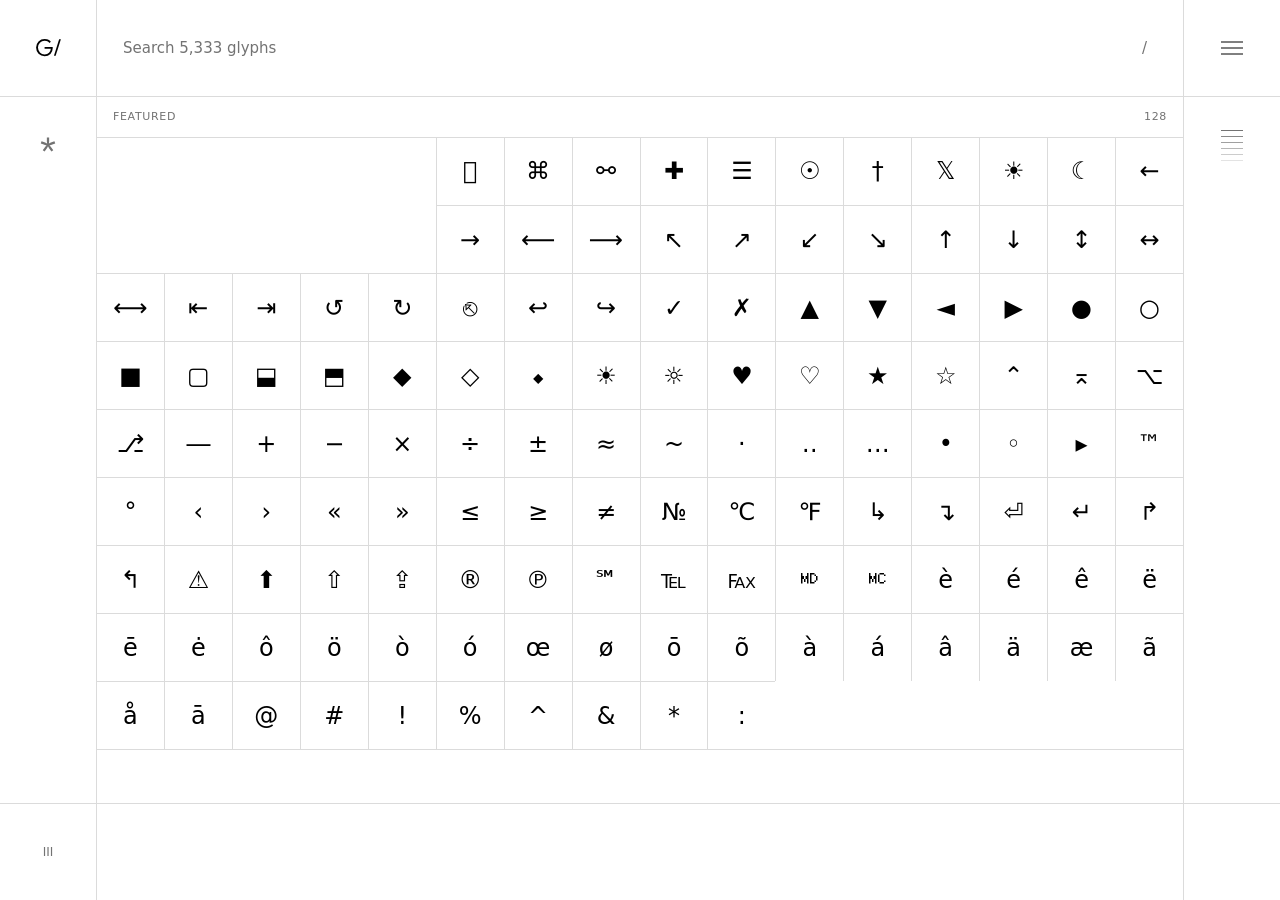
<file: index.html>
<!DOCTYPE html><html lang="en"><head><meta charSet="utf-8"/><meta name="viewport" content="width=device-width, initial-scale=1"/><link rel="stylesheet" href="/_next/static/chunks/3crxy0v-ycji5.css" data-precedence="next"/><link rel="stylesheet" href="/_next/static/chunks/1o2103lnh14d2.css" data-precedence="next"/><link rel="preload" as="script" fetchPriority="low" href="/_next/static/chunks/310vm2bl3xxpt.js"/><script src="/_next/static/chunks/19mx3mg6lkumu.js" async=""></script><script src="/_next/static/chunks/08ttfj81-47mu.js" async=""></script><script src="/_next/static/chunks/1f5ust74o0qp9.js" async=""></script><script src="/_next/static/chunks/turbopack-10fqgcjilzx3r.js" async=""></script><script src="/_next/static/chunks/03pa9q0yr8oq0.js" async="" crossorigin=""></script><script src="/_next/static/chunks/3fntmmi971322.js" async="" crossorigin=""></script><script src="/_next/static/chunks/3tp-yy_lhzigt.js" async="" crossorigin=""></script><title>Glyf</title><meta name="description" content="Glyphs, symbols and unicode characters. Click any of them to copy it."/><meta property="og:title" content="Glyf"/><meta property="og:description" content="Glyphs, symbols and unicode characters. Click any of them to copy it."/><meta property="og:url" content="https://glyf.app/"/><meta property="og:site_name" content="Glyf"/><meta property="og:image" content="https://glyf.app/opengraph-image.png?opengraph-image.366j52euz2uyl.png"/><meta property="og:image:type" content="image/png"/><meta property="og:image:width" content="1200"/><meta property="og:image:height" content="630"/><meta property="og:image:alt" content="Glyf: glyphs, symbols and unicode characters. Click a glyph to copy it."/><meta property="og:type" content="website"/><meta name="twitter:card" content="summary_large_image"/><meta name="twitter:title" content="Glyf"/><meta name="twitter:description" content="Glyphs, symbols and unicode characters. Click any of them to copy it."/><meta name="twitter:image" content="https://glyf.app/twitter-image.png?twitter-image.366j52euz2uyl.png"/><meta name="twitter:image:alt" content="Glyf: glyphs, symbols and unicode characters. Click a glyph to copy it."/><meta name="twitter:image:type" content="image/png"/><meta name="twitter:image:width" content="1200"/><meta name="twitter:image:height" content="630"/><link rel="icon" href="/favicon.ico?favicon.0kyg5o4iqcofo.ico" sizes="48x48" type="image/x-icon"/><link rel="icon" href="/icon.png?icon.364sntv1oijyt.png" sizes="512x512" type="image/png"/><link rel="apple-touch-icon" href="/apple-icon.png?apple-icon.038x_7554zq67.png" sizes="180x180" type="image/png"/><script src="/_next/static/chunks/0cz1d0mv5g_q7.js" noModule=""></script></head><body><div hidden=""><!--$--><!--/$--></div><div class="site-root rules"><header class="site-row site-header rules"><a class="site-logo" aria-label="glyf.app" href="/"><svg class="site-logo-mark" viewBox="0 0 111 52" fill="currentColor" aria-hidden="true"><path class="glyf-g" d="M20.018 40.582q-8.373-.11-14.209-5.918Q0 28.827 0 20.264q0-8.755 5.81-14.51Q11.644 0 20.045 0q3.081 0 5.618.655 2.564.654 4.581 1.827 2.019 1.173 3.3 2.454l1.282 1.282L31.718 9.3l-1.145-1.118Q29.454 7.036 27.9 6.164q-1.527-.9-3.464-1.419-1.935-.518-4.309-.518-6.571 0-11.1 4.473-4.5 4.447-4.5 11.536 0 7.01 4.473 11.564t11.21 4.555q6.571 0 10.39-3.6 3.818-3.628 4.255-9.491H20.1v-4.146h19.2l.027 2.591q0 8.265-5.345 13.582-5.318 5.29-13.964 5.29"></path><path class="glyf-slash" d="M42.199 39.818 54.526.764h4.064L46.317 39.818z"></path><path class="glyf-y" d="M66.956 51.19l6.654-14.48.11 3.108-12.464-28.063H66l8.455 19.636.654 1.745h.137l.654-1.772 8.1-19.61h4.718l-17.1 39.437z"></path><path class="glyf-f" d="M93.193 15.71v-3.956h16.5v3.955zM98.293 39.818V8.564q0-3.818 2.345-6.164 2.346-2.373 6.027-2.373 1.036 0 1.828.11.817.108 1.554.327l.737.19v4.119l-.764-.191a10.808 10.808 0 0 0-3.082-.436q-1.854 0-3.054 1.172-1.173 1.173-1.173 3.437v31.063z"></path></svg></a><div class="site-header-middle rules"><label class="search"><input type="search" class="search-input" aria-label="Search glyphs" placeholder="Search 5,333 glyphs" autoComplete="off" spellCheck="false" value=""/><kbd class="search-key" aria-hidden="true">/</kbd></label></div><div class="filter-cell"><button type="button" class="filter-button" popoverTarget="filter" aria-label="Categories"><svg width="22" height="14" viewBox="0 0 22 14" aria-hidden="true"><path d="M0 1h22M0 7h22M0 13h22" stroke="currentColor"></path></svg></button><div id="filter" popover="auto" class="filter rules"><button type="button" class="filter-item" data-active="true">Featured<span class="filter-item-count">128</span></button><button type="button" class="filter-item">All<span class="filter-item-count">5,333</span></button><button type="button" class="filter-item">Arrows<span class="filter-item-count">354</span></button><button type="button" class="filter-item">Stars<span class="filter-item-count">50</span></button><button type="button" class="filter-item">Hearts<span class="filter-item-count">12</span></button><button type="button" class="filter-item">Flowers<span class="filter-item-count">37</span></button><button type="button" class="filter-item">Check<span class="filter-item-count">17</span></button><button type="button" class="filter-item">Business<span class="filter-item-count">29</span></button><button type="button" class="filter-item">Currency<span class="filter-item-count">66</span></button><button type="button" class="filter-item">Emoticons<span class="filter-item-count">38</span></button><button type="button" class="filter-item">Genders<span class="filter-item-count">11</span></button><button type="button" class="filter-item">Hands<span class="filter-item-count">42</span></button><button type="button" class="filter-item">Media<span class="filter-item-count">252</span></button><button type="button" class="filter-item">Cosmology<span class="filter-item-count">126</span></button><button type="button" class="filter-item">Weather<span class="filter-item-count">12</span></button><button type="button" class="filter-item">Triangles<span class="filter-item-count">73</span></button><button type="button" class="filter-item">Circles<span class="filter-item-count">60</span></button><button type="button" class="filter-item">Squares<span class="filter-item-count">111</span></button><button type="button" class="filter-item">Lines<span class="filter-item-count">145</span></button><button type="button" class="filter-item">Corners<span class="filter-item-count">131</span></button><button type="button" class="filter-item">Alchemy<span class="filter-item-count">116</span></button><button type="button" class="filter-item">Numbers<span class="filter-item-count">257</span></button><button type="button" class="filter-item">Math<span class="filter-item-count">338</span></button><button type="button" class="filter-item">Comparisons<span class="filter-item-count">91</span></button><button type="button" class="filter-item">Technical<span class="filter-item-count">240</span></button><button type="button" class="filter-item">Units<span class="filter-item-count">176</span></button><button type="button" class="filter-item">Dingbats<span class="filter-item-count">183</span></button><button type="button" class="filter-item">Brackets<span class="filter-item-count">132</span></button><button type="button" class="filter-item">Punctuation<span class="filter-item-count">126</span></button><button type="button" class="filter-item">Greek<span class="filter-item-count">49</span></button><button type="button" class="filter-item">Latin<span class="filter-item-count">1,072</span></button><button type="button" class="filter-item">Phonetics<span class="filter-item-count">101</span></button><button type="button" class="filter-item">Bushou<span class="filter-item-count">344</span></button><button type="button" class="filter-item">Pinyin<span class="filter-item-count">100</span></button><button type="button" class="filter-item">Bopomofo<span class="filter-item-count">64</span></button><button type="button" class="filter-item">Japanese<span class="filter-item-count">534</span></button><button type="button" class="filter-item">Korean<span class="filter-item-count">411</span></button></div></div></header><div class="site-row site-body rules"><aside class="site-rail"><div class="site-rail-stack"><a href="https://css.gg" target="_blank" rel="noopener noreferrer" class="spin-mark" aria-label="css.gg"><span class="spin-mark-icon"><svg viewBox="61.8 4.45 21 21" fill="currentColor" aria-hidden="true"><path d="M67.9 23.6l-2.5-1.7 2.4-3.4c.3-.4.7-.9 1.2-1.6.6-.6 1.1-1.1 1.6-1.6-.7-.1-1.4-.3-2.2-.5-.7-.1-1.3-.3-1.7-.5l-3.9-1.4 1-2.9 3.9 1.5c.4.1 1 .3 1.6.6.7.4 1.3.7 1.9 1-.1-.6-.2-1.2-.3-1.9-.1-.7-.1-1.2-.1-1.7V5h3v4.5c0 .5 0 1-.1 1.7 0 .7-.1 1.3-.3 1.9.6-.3 1.2-.6 1.9-1 .7-.3 1.2-.5 1.6-.6l3.9-1.5 1 2.9-3.8 1.4c-.5.2-1 .4-1.8.5-.7.2-1.4.4-2.1.5.5.5 1 1 1.5 1.7.6.6 1 1.1 1.3 1.5l2.3 3.4-2.4 1.7-2.4-3.4c-.3-.4-.6-.9-1-1.6-.4-.8-.8-1.4-1.1-2.1-.3.7-.6 1.3-1 2.1-.4.6-.8 1.2-1.1 1.6l-2.3 3.4z"></path></svg></span></a></div></aside><main class="site-main"><div class="browser rules"><section class="browser-section rules"><header class="browser-heading"><h2>Featured</h2><span>128</span></header><ul class="glyph-grid rules"><li class="glyph-grid-lead"><div class="ads"></div></li><li><button type="button" class="glyph-grid-item" aria-label="Copy Apple" data-index="0"><span class="glyph-grid-glyph"></span></button></li><li><button type="button" class="glyph-grid-item" aria-label="Copy Command cmd" data-index="1"><span class="glyph-grid-glyph">⌘</span></button></li><li><button type="button" class="glyph-grid-item" aria-label="Copy Reading Glasses v2" data-index="2"><span class="glyph-grid-glyph">⚯</span></button></li><li><button type="button" class="glyph-grid-item" aria-label="Copy Fat Plus" data-index="3"><span class="glyph-grid-glyph">✚</span></button></li><li><button type="button" class="glyph-grid-item" aria-label="Copy Menu Hamburger" data-index="4"><span class="glyph-grid-glyph">☰</span></button></li><li><button type="button" class="glyph-grid-item" aria-label="Copy The Sun" data-index="5"><span class="glyph-grid-glyph">☉</span></button></li><li><button type="button" class="glyph-grid-item" aria-label="Copy Cross" data-index="6"><span class="glyph-grid-glyph">†</span></button></li><li><button type="button" class="glyph-grid-item" aria-label="Copy X Twitter" data-index="7"><span class="glyph-grid-glyph">𝕏</span></button></li><li><button type="button" class="glyph-grid-item" aria-label="Copy Sun Light Mode" data-index="8"><span class="glyph-grid-glyph">☀️</span></button></li><li><button type="button" class="glyph-grid-item" aria-label="Copy Moon Dark Mode" data-index="9"><span class="glyph-grid-glyph">☾</span></button></li><li><button type="button" class="glyph-grid-item" aria-label="Copy Left arrow" data-index="10"><span class="glyph-grid-glyph">←</span></button></li><li><button type="button" class="glyph-grid-item" aria-label="Copy Right arrow" data-index="11"><span class="glyph-grid-glyph">→</span></button></li><li><button type="button" class="glyph-grid-item" aria-label="Copy Leftwards arrow to bar" data-index="12"><span class="glyph-grid-glyph">⟵</span></button></li><li><button type="button" class="glyph-grid-item" aria-label="Copy Rightwards arrow to bar" data-index="13"><span class="glyph-grid-glyph">⟶</span></button></li><li><button type="button" class="glyph-grid-item" aria-label="Copy Northwest arrow" data-index="14"><span class="glyph-grid-glyph">↖</span></button></li><li><button type="button" class="glyph-grid-item" aria-label="Copy Northeast arrow" data-index="15"><span class="glyph-grid-glyph">↗</span></button></li><li><button type="button" class="glyph-grid-item" aria-label="Copy Southwest arrow" data-index="16"><span class="glyph-grid-glyph">↙</span></button></li><li><button type="button" class="glyph-grid-item" aria-label="Copy Southeast arrow" data-index="17"><span class="glyph-grid-glyph">↘</span></button></li><li><button type="button" class="glyph-grid-item" aria-label="Copy Up arrow" data-index="18"><span class="glyph-grid-glyph">↑</span></button></li><li><button type="button" class="glyph-grid-item" aria-label="Copy Down arrow" data-index="19"><span class="glyph-grid-glyph">↓</span></button></li><li><button type="button" class="glyph-grid-item" aria-label="Copy Up-down arrow" data-index="20"><span class="glyph-grid-glyph">↕</span></button></li><li><button type="button" class="glyph-grid-item" aria-label="Copy Left-right arrow" data-index="21"><span class="glyph-grid-glyph">↔</span></button></li><li><button type="button" class="glyph-grid-item" aria-label="Copy Leftwards harpoon over rightwards harpoon" data-index="22"><span class="glyph-grid-glyph">⟷</span></button></li><li><button type="button" class="glyph-grid-item" aria-label="Copy Leftwards double arrow with vertical stroke" data-index="23"><span class="glyph-grid-glyph">⇤</span></button></li><li><button type="button" class="glyph-grid-item" aria-label="Copy Rightwards double arrow with vertical stroke" data-index="24"><span class="glyph-grid-glyph">⇥</span></button></li><li><button type="button" class="glyph-grid-item" aria-label="Copy Counterclockwise open circle arrow" data-index="25"><span class="glyph-grid-glyph">↺</span></button></li><li><button type="button" class="glyph-grid-item" aria-label="Copy Clockwise open circle arrow" data-index="26"><span class="glyph-grid-glyph">↻</span></button></li><li><button type="button" class="glyph-grid-item" aria-label="Copy Escape" data-index="27"><span class="glyph-grid-glyph">⎋</span></button></li><li><button type="button" class="glyph-grid-item" aria-label="Copy Leftwards arrow with hook" data-index="28"><span class="glyph-grid-glyph">↩</span></button></li><li><button type="button" class="glyph-grid-item" aria-label="Copy Rightwards arrow with hook" data-index="29"><span class="glyph-grid-glyph">↪</span></button></li><li><button type="button" class="glyph-grid-item" aria-label="Copy Check mark" data-index="30"><span class="glyph-grid-glyph">✓</span></button></li><li><button type="button" class="glyph-grid-item" aria-label="Copy Ballot X" data-index="31"><span class="glyph-grid-glyph">✗</span></button></li><li><button type="button" class="glyph-grid-item" aria-label="Copy Up-pointing triangle" data-index="32"><span class="glyph-grid-glyph">▲</span></button></li><li><button type="button" class="glyph-grid-item" aria-label="Copy Down-pointing triangle" data-index="33"><span class="glyph-grid-glyph">▼</span></button></li><li><button type="button" class="glyph-grid-item" aria-label="Copy Black left-pointing triangle" data-index="34"><span class="glyph-grid-glyph">◄</span></button></li><li><button type="button" class="glyph-grid-item" aria-label="Copy Black right-pointing triangle" data-index="35"><span class="glyph-grid-glyph">▶</span></button></li><li><button type="button" class="glyph-grid-item" aria-label="Copy Black circle" data-index="36"><span class="glyph-grid-glyph">●</span></button></li><li><button type="button" class="glyph-grid-item" aria-label="Copy White circle" data-index="37"><span class="glyph-grid-glyph">○</span></button></li><li><button type="button" class="glyph-grid-item" aria-label="Copy Black square" data-index="38"><span class="glyph-grid-glyph">■</span></button></li><li><button type="button" class="glyph-grid-item" aria-label="Copy Empty square" data-index="39"><span class="glyph-grid-glyph">▢</span></button></li><li><button type="button" class="glyph-grid-item" aria-label="Copy Black large square" data-index="40"><span class="glyph-grid-glyph">⬓</span></button></li><li><button type="button" class="glyph-grid-item" aria-label="Copy White large square" data-index="41"><span class="glyph-grid-glyph">⬒</span></button></li><li><button type="button" class="glyph-grid-item" aria-label="Copy Black diamond" data-index="42"><span class="glyph-grid-glyph">◆</span></button></li><li><button type="button" class="glyph-grid-item" aria-label="Copy White diamond" data-index="43"><span class="glyph-grid-glyph">◇</span></button></li><li><button type="button" class="glyph-grid-item" aria-label="Copy Black diamond minus white x" data-index="44"><span class="glyph-grid-glyph">⬥</span></button></li><li><button type="button" class="glyph-grid-item" aria-label="Copy Sun" data-index="45"><span class="glyph-grid-glyph">☀</span></button></li><li><button type="button" class="glyph-grid-item" aria-label="Copy Black sun with rays" data-index="46"><span class="glyph-grid-glyph">☼</span></button></li><li><button type="button" class="glyph-grid-item" aria-label="Copy Heart" data-index="47"><span class="glyph-grid-glyph">♥</span></button></li><li><button type="button" class="glyph-grid-item" aria-label="Copy White heart suit" data-index="48"><span class="glyph-grid-glyph">♡</span></button></li><li><button type="button" class="glyph-grid-item" aria-label="Copy Black star" data-index="49"><span class="glyph-grid-glyph">★</span></button></li><li><button type="button" class="glyph-grid-item" aria-label="Copy White star" data-index="50"><span class="glyph-grid-glyph">☆</span></button></li><li><button type="button" class="glyph-grid-item" aria-label="Copy Up arrowhead" data-index="51"><span class="glyph-grid-glyph">⌃</span></button></li><li><button type="button" class="glyph-grid-item" aria-label="Copy Down arrowhead" data-index="52"><span class="glyph-grid-glyph">⌅</span></button></li><li><button type="button" class="glyph-grid-item" aria-label="Copy Option key" data-index="53"><span class="glyph-grid-glyph">⌥</span></button></li><li><button type="button" class="glyph-grid-item" aria-label="Copy Alt key" data-index="54"><span class="glyph-grid-glyph">⎇</span></button></li><li><button type="button" class="glyph-grid-item" aria-label="Copy Horizontal bar" data-index="55"><span class="glyph-grid-glyph">―</span></button></li><li><button type="button" class="glyph-grid-item" aria-label="Copy Plus sign" data-index="56"><span class="glyph-grid-glyph">+</span></button></li><li><button type="button" class="glyph-grid-item" aria-label="Copy Minus sign" data-index="57"><span class="glyph-grid-glyph">−</span></button></li><li><button type="button" class="glyph-grid-item" aria-label="Copy Multiplication sign" data-index="58"><span class="glyph-grid-glyph">×</span></button></li><li><button type="button" class="glyph-grid-item" aria-label="Copy Division sign" data-index="59"><span class="glyph-grid-glyph">÷</span></button></li><li><button type="button" class="glyph-grid-item" aria-label="Copy Plus-minus sign" data-index="60"><span class="glyph-grid-glyph">±</span></button></li><li><button type="button" class="glyph-grid-item" aria-label="Copy Approximately equal to" data-index="61"><span class="glyph-grid-glyph">≈</span></button></li><li><button type="button" class="glyph-grid-item" aria-label="Copy Tilde 1" data-index="62"><span class="glyph-grid-glyph">~</span></button></li><li><button type="button" class="glyph-grid-item" aria-label="Copy Middle dot" data-index="63"><span class="glyph-grid-glyph">·</span></button></li><li><button type="button" class="glyph-grid-item" aria-label="Copy Double dot" data-index="64"><span class="glyph-grid-glyph">‥</span></button></li><li><button type="button" class="glyph-grid-item" aria-label="Copy Horizontal ellipsis" data-index="65"><span class="glyph-grid-glyph">…</span></button></li><li><button type="button" class="glyph-grid-item" aria-label="Copy Bullet" data-index="66"><span class="glyph-grid-glyph">•</span></button></li><li><button type="button" class="glyph-grid-item" aria-label="Copy White bullet" data-index="67"><span class="glyph-grid-glyph">◦</span></button></li><li><button type="button" class="glyph-grid-item" aria-label="Copy Black right-pointing small triangle" data-index="68"><span class="glyph-grid-glyph">▸</span></button></li><li><button type="button" class="glyph-grid-item" aria-label="Copy Trademark symbol" data-index="69"><span class="glyph-grid-glyph">™</span></button></li><li><button type="button" class="glyph-grid-item" aria-label="Copy Degree sign" data-index="70"><span class="glyph-grid-glyph">°</span></button></li><li><button type="button" class="glyph-grid-item" aria-label="Copy Single left-pointing angle quotation mark" data-index="71"><span class="glyph-grid-glyph">‹</span></button></li><li><button type="button" class="glyph-grid-item" aria-label="Copy Single right-pointing angle quotation mark" data-index="72"><span class="glyph-grid-glyph">›</span></button></li><li><button type="button" class="glyph-grid-item" aria-label="Copy Left-pointing double angle quotation mark" data-index="73"><span class="glyph-grid-glyph">«</span></button></li><li><button type="button" class="glyph-grid-item" aria-label="Copy Right-pointing double angle quotation mark" data-index="74"><span class="glyph-grid-glyph">»</span></button></li><li><button type="button" class="glyph-grid-item" aria-label="Copy Less-than or equal to" data-index="75"><span class="glyph-grid-glyph">≤</span></button></li><li><button type="button" class="glyph-grid-item" aria-label="Copy Greater-than or equal to" data-index="76"><span class="glyph-grid-glyph">≥</span></button></li><li><button type="button" class="glyph-grid-item" aria-label="Copy Not equal to" data-index="77"><span class="glyph-grid-glyph">≠</span></button></li><li><button type="button" class="glyph-grid-item" aria-label="Copy Numero sign" data-index="78"><span class="glyph-grid-glyph">№</span></button></li><li><button type="button" class="glyph-grid-item" aria-label="Copy Degrees Celsius" data-index="79"><span class="glyph-grid-glyph">℃</span></button></li><li><button type="button" class="glyph-grid-item" aria-label="Copy Degrees Fahrenheit" data-index="80"><span class="glyph-grid-glyph">℉</span></button></li><li><button type="button" class="glyph-grid-item" aria-label="Copy Rightwards arrow with curved hook" data-index="81"><span class="glyph-grid-glyph">↳</span></button></li><li><button type="button" class="glyph-grid-item" aria-label="Copy Downwards arrow with tip leftwards" data-index="82"><span class="glyph-grid-glyph">↴</span></button></li><li><button type="button" class="glyph-grid-item" aria-label="Copy Return symbol" data-index="83"><span class="glyph-grid-glyph">⏎</span></button></li><li><button type="button" class="glyph-grid-item" aria-label="Copy Downwards arrow with corner leftwards" data-index="84"><span class="glyph-grid-glyph">↵</span></button></li><li><button type="button" class="glyph-grid-item" aria-label="Copy Upper right arrow" data-index="85"><span class="glyph-grid-glyph">↱</span></button></li><li><button type="button" class="glyph-grid-item" aria-label="Copy Upper left arrow" data-index="86"><span class="glyph-grid-glyph">↰</span></button></li><li><button type="button" class="glyph-grid-item" aria-label="Copy Warning sign" data-index="87"><span class="glyph-grid-glyph">⚠</span></button></li><li><button type="button" class="glyph-grid-item" aria-label="Copy Upwards arrow" data-index="88"><span class="glyph-grid-glyph">⬆</span></button></li><li><button type="button" class="glyph-grid-item" aria-label="Copy Upwards white arrow" data-index="89"><span class="glyph-grid-glyph">⇧</span></button></li><li><button type="button" class="glyph-grid-item" aria-label="Copy Caps lock" data-index="90"><span class="glyph-grid-glyph">⇪</span></button></li><li><button type="button" class="glyph-grid-item" aria-label="Copy Registered sign" data-index="91"><span class="glyph-grid-glyph">®</span></button></li><li><button type="button" class="glyph-grid-item" aria-label="Copy Sound recording copyright" data-index="92"><span class="glyph-grid-glyph">℗</span></button></li><li><button type="button" class="glyph-grid-item" aria-label="Copy Service mark" data-index="93"><span class="glyph-grid-glyph">℠</span></button></li><li><button type="button" class="glyph-grid-item" aria-label="Copy Telephone sign" data-index="94"><span class="glyph-grid-glyph">℡</span></button></li><li><button type="button" class="glyph-grid-item" aria-label="Copy Facsimile Sign FAX" data-index="95"><span class="glyph-grid-glyph">℻</span></button></li><li><button type="button" class="glyph-grid-item" aria-label="Copy Raised Md Sign" data-index="96"><span class="glyph-grid-glyph">🅫</span></button></li><li><button type="button" class="glyph-grid-item" aria-label="Copy Raised Mc Sign" data-index="97"><span class="glyph-grid-glyph">🅪</span></button></li><li><button type="button" class="glyph-grid-item" aria-label="Copy Latin small letter E with grave" data-index="98"><span class="glyph-grid-glyph">è</span></button></li><li><button type="button" class="glyph-grid-item" aria-label="Copy Latin small letter E with acute" data-index="99"><span class="glyph-grid-glyph">é</span></button></li><li><button type="button" class="glyph-grid-item" aria-label="Copy Latin small letter E with circumflex" data-index="100"><span class="glyph-grid-glyph">ê</span></button></li><li><button type="button" class="glyph-grid-item" aria-label="Copy Latin small letter E with diaeresis" data-index="101"><span class="glyph-grid-glyph">ë</span></button></li><li><button type="button" class="glyph-grid-item" aria-label="Copy Latin small letter E with macron" data-index="102"><span class="glyph-grid-glyph">ē</span></button></li><li><button type="button" class="glyph-grid-item" aria-label="Copy Latin small letter E with dot above" data-index="103"><span class="glyph-grid-glyph">ė</span></button></li><li><button type="button" class="glyph-grid-item" aria-label="Copy Latin small letter O with circumflex" data-index="104"><span class="glyph-grid-glyph">ô</span></button></li><li><button type="button" class="glyph-grid-item" aria-label="Copy Latin small letter O with diaeresis" data-index="105"><span class="glyph-grid-glyph">ö</span></button></li><li><button type="button" class="glyph-grid-item" aria-label="Copy Latin small letter O with grave" data-index="106"><span class="glyph-grid-glyph">ò</span></button></li><li><button type="button" class="glyph-grid-item" aria-label="Copy Latin small letter O with acute" data-index="107"><span class="glyph-grid-glyph">ó</span></button></li><li><button type="button" class="glyph-grid-item" aria-label="Copy Latin small ligature oe" data-index="108"><span class="glyph-grid-glyph">œ</span></button></li><li><button type="button" class="glyph-grid-item" aria-label="Copy Latin small letter O with slash" data-index="109"><span class="glyph-grid-glyph">ø</span></button></li><li><button type="button" class="glyph-grid-item" aria-label="Copy Latin small letter O with macron" data-index="110"><span class="glyph-grid-glyph">ō</span></button></li><li><button type="button" class="glyph-grid-item" aria-label="Copy Latin small letter O with tilde" data-index="111"><span class="glyph-grid-glyph">õ</span></button></li><li><button type="button" class="glyph-grid-item" aria-label="Copy Latin small letter A with grave" data-index="112"><span class="glyph-grid-glyph">à</span></button></li><li><button type="button" class="glyph-grid-item" aria-label="Copy Latin small letter A with acute" data-index="113"><span class="glyph-grid-glyph">á</span></button></li><li><button type="button" class="glyph-grid-item" aria-label="Copy Latin small letter A with circumflex" data-index="114"><span class="glyph-grid-glyph">â</span></button></li><li><button type="button" class="glyph-grid-item" aria-label="Copy Latin small letter A with diaeresis" data-index="115"><span class="glyph-grid-glyph">ä</span></button></li><li><button type="button" class="glyph-grid-item" aria-label="Copy Latin small ligature ae" data-index="116"><span class="glyph-grid-glyph">æ</span></button></li><li><button type="button" class="glyph-grid-item" aria-label="Copy Latin small letter A with tilde" data-index="117"><span class="glyph-grid-glyph">ã</span></button></li><li><button type="button" class="glyph-grid-item" aria-label="Copy Latin small letter A with ring above" data-index="118"><span class="glyph-grid-glyph">å</span></button></li><li><button type="button" class="glyph-grid-item" aria-label="Copy Latin small letter A with macron" data-index="119"><span class="glyph-grid-glyph">ā</span></button></li><li><button type="button" class="glyph-grid-item" aria-label="Copy Commercial at" data-index="120"><span class="glyph-grid-glyph">@</span></button></li><li><button type="button" class="glyph-grid-item" aria-label="Copy Number sign" data-index="121"><span class="glyph-grid-glyph">#</span></button></li><li><button type="button" class="glyph-grid-item" aria-label="Copy Exclamation mark" data-index="122"><span class="glyph-grid-glyph">!</span></button></li><li><button type="button" class="glyph-grid-item" aria-label="Copy Percent sign" data-index="123"><span class="glyph-grid-glyph">%</span></button></li><li><button type="button" class="glyph-grid-item" aria-label="Copy Circumflex accent" data-index="124"><span class="glyph-grid-glyph">^</span></button></li><li><button type="button" class="glyph-grid-item" aria-label="Copy Ampersand" data-index="125"><span class="glyph-grid-glyph">&amp;</span></button></li><li><button type="button" class="glyph-grid-item" aria-label="Copy Asterisk" data-index="126"><span class="glyph-grid-glyph">*</span></button></li><li><button type="button" class="glyph-grid-item" aria-label="Copy Colon" data-index="127"><span class="glyph-grid-glyph">:</span></button></li></ul></section></div><!--$--><!--/$--></main><aside class="site-rail"><div class="site-rail-stack"><a href="https://astrit.co" target="_blank" rel="noopener noreferrer" class="site-rail-mark" aria-label="Astrit"><svg class="site-rail-mark-icon" viewBox="0 0 22 32" fill="none" stroke="currentColor" shape-rendering="crispEdges" aria-hidden="true"><path d="M0 1h22" opacity="1"></path><path d="M0 7h22" opacity="0.84"></path><path d="M0 13h22" opacity="0.6799999999999999"></path><path d="M0 19h22" opacity="0.52"></path><path d="M0 25h22" opacity="0.36"></path><path d="M0 31h22" opacity="0.19999999999999996"></path></svg></a></div></aside></div><footer class="site-row site-footer rules"><a href="https://trekend.com" target="_blank" rel="noopener noreferrer" class="trekend" aria-label="Trekend"><span class="trekend-text trekend-text-default" aria-hidden="true"><span class="trekend-char" style="--char-delay:0s">I</span><span class="trekend-char" style="--char-delay:0.03s">I</span><span class="trekend-char" style="--char-delay:0.06s">I</span></span><span class="trekend-text trekend-text-hover" aria-hidden="true"><span class="trekend-char" style="--char-delay:0s">T</span><span class="trekend-char" style="--char-delay:0.03s">r</span><span class="trekend-char" style="--char-delay:0.06s">e</span><span class="trekend-char" style="--char-delay:0.09s">k</span><span class="trekend-char" style="--char-delay:0.12s">e</span><span class="trekend-char" style="--char-delay:0.15s">n</span><span class="trekend-char" style="--char-delay:0.18s">d</span></span></a><div class="site-footer-middle"><div class="glyph-status"><p class="glyph-status-live" aria-live="polite"></p></div><nav class="credits"><a style="--i:0" href="https://astrit.co" target="_blank" rel="noopener noreferrer" class="credits-piece credits-link" aria-label="Astrit"><span aria-hidden="true">IIIIII</span></a><span style="--i:1" class="credits-piece credits-sep" aria-hidden="true">×</span><a style="--i:2" href="https://lona.is" target="_blank" rel="noopener noreferrer" class="credits-piece credits-link" aria-label="Lona"><svg class="credits-logo credits-logo-lona" viewBox="0 0 110 22" fill="none" stroke="currentColor" stroke-width="3" stroke-linecap="round" stroke-linejoin="round" aria-hidden="true"><path d="M2 2V20H14"></path><ellipse cx="39" cy="11" rx="9" ry="9"></ellipse><path d="M70 20 64 2"></path><path d="M100 20 93 2 86 20"></path></svg></a><svg style="--i:3" class="credits-piece credits-sep credits-sep-wide" width="7" height="7" viewBox="0 0 7 7" fill="currentColor" aria-hidden="true"><circle cx="1" cy="1" r="1"></circle><circle cx="1" cy="6" r="1"></circle><circle cx="6" cy="1" r="1"></circle><circle cx="6" cy="6" r="1"></circle></svg><span class="credits-group"><a style="--i:4" href="https://slash.tools" target="_blank" rel="noopener noreferrer" class="credits-piece credits-link" aria-label="Slash"><svg class="credits-logo credits-logo-slash" viewBox="0 0 12 22" fill="none" stroke="currentColor" stroke-width="3" stroke-linecap="round" aria-hidden="true"><path d="M2 20 10 2"></path></svg></a></span><span class="credits-group"><svg style="--i:5" class="credits-piece credits-sep credits-sep-wide" width="2" height="2" viewBox="0 0 2 2" fill="currentColor" aria-hidden="true"><circle cx="1" cy="1" r="1"></circle></svg><a style="--i:6" href="https://slant.so" target="_blank" rel="noopener noreferrer" class="credits-piece credits-link" aria-label="Slant"><svg class="credits-logo credits-logo-slant" viewBox="2.4 0 82 24" fill="currentColor" aria-hidden="true"><path d="M13.9 8.1c-.1-.8-.5-1.4-1.2-1.8-.7-.4-1.5-.6-2.6-.6-.7 0-1.4.1-1.9.3-.5.2-1 .5-1.3.9-.3.4-.5.8-.5 1.3 0 .4.1.8.3 1.1.2.3.5.5.8.7.3.2.7.4 1.1.5.4.1.7.2 1 .3l1.7.4c.4.1.9.3 1.4.4.5.2 1 .4 1.5.8.5.3.9.7 1.2 1.2.3.5.5 1.1.5 1.8 0 .8-.2 1.6-.7 2.3-.5.7-1.1 1.2-2 1.6-.9.4-2 .6-3.3.6-1.2 0-2.2-.2-3.1-.5-.9-.4-1.6-.9-2-1.5-.5-.6-.8-1.4-.8-2.2h2.1c.1.6.3 1.1.6 1.5.4.4.8.7 1.4.8.6.2 1.2.3 1.9.3.8 0 1.5-.1 2.1-.3.6-.2 1.1-.6 1.5-1 .4-.4.5-.9.5-1.5 0-.5-.2-.9-.5-1.3-.3-.3-.7-.6-1.2-.8-.5-.2-1-.4-1.6-.5l-2-.5c-1.3-.3-2.3-.8-3.1-1.5-.8-.6-1.1-1.5-1.1-2.5 0-.9.3-1.6.8-2.3.5-.7 1.2-1.2 2-1.5.8-.4 1.8-.6 2.8-.6 1.1 0 2 .2 2.9.5.8.4 1.5.8 2 1.5.5.6.8 1.3.8 2.1h-2ZM23.1 20V4h2.1v14.3h7.9V20h-10Zm18.1 0h-2.1l6-16h2l6 16H51L46.2 6.5h-.1L41.2 20ZM60.1 4h-2l6 16h2.1L60.1 4Zm12 1.7V4h12v1.7h-5V20h-1.9V5.7h-5.1Z"></path></svg></a></span><span class="credits-group"><svg style="--i:7" class="credits-piece credits-sep credits-sep-wide" width="2" height="2" viewBox="0 0 2 2" fill="currentColor" aria-hidden="true"><circle cx="1" cy="1" r="1"></circle></svg><a style="--i:8" href="https://css.gg" target="_blank" rel="noopener noreferrer" class="credits-piece credits-link" aria-label="css.gg"><svg class="credits-logo credits-logo-cssgg" viewBox="0 0 124 28" fill="currentColor" aria-hidden="true"><path d="m 7.9 27.7 c -2.4 0 -4.3 -0.7 -5.7 -2 c -1.4 -1.4 -2.1 -3.2 -2.1 -5.6 v -11.8 c 0 -2.4 0.7 -4.2 2.1 -5.6 c 1.4 -1.3 3.3 -2 5.7 -2 c 2.3 0 4.2 0.7 5.6 2 c 1.4 1.4 2.1 3.2 2.1 5.6 h -3.3 c 0 -1.5 -0.4 -2.7 -1.2 -3.5 c -0.7 -0.8 -1.8 -1.2 -3.2 -1.2 s -2.6 0.4 -3.4 1.2 c -0.8 0.8 -1.2 2 -1.2 3.5 v 11.8 c 0 1.5 0.4 2.7 1.2 3.5 c 0.8 0.8 1.9 1.2 3.4 1.2 s 2.5 -0.4 3.2 -1.2 c 0.8 -0.8 1.2 -2 1.2 -3.5 h 3.3 c 0 2.4 -0.7 4.2 -2.1 5.6 c -1.4 1.3 -3.3 2 -5.6 2 z m 21.4 0 c -2.5 0 -4.6 -0.7 -6.1 -2 c -1.5 -1.4 -2.3 -3.2 -2.3 -5.6 h 3.3 c 0 1.5 0.5 2.7 1.4 3.5 c 0.9 0.8 2.2 1.2 3.7 1.2 c 1.5 0 2.7 -0.4 3.6 -1.3 c 0.9 -0.8 1.3 -2 1.3 -3.4 c 0 -1 -0.3 -1.9 -0.9 -2.7 c -0.5 -0.8 -1.3 -1.3 -2.4 -1.6 l -4 -1.1 c -1.6 -0.5 -2.9 -1.4 -3.9 -2.6 c -0.9 -1.2 -1.4 -2.7 -1.4 -4.4 c 0 -1.4 0.3 -2.6 0.9 -3.7 c 0.7 -1 1.5 -1.8 2.7 -2.4 c 1.1 -0.6 2.4 -0.9 3.8 -0.9 c 1.5 0 2.8 0.3 4 0.9 c 1.1 0.6 2 1.4 2.7 2.4 c 0.6 1.1 0.9 2.3 0.9 3.6 h -3.2 c 0 -1.2 -0.4 -2.1 -1.2 -2.9 c -0.8 -0.7 -1.9 -1.1 -3.2 -1.1 s -2.3 0.4 -3 1.1 c -0.8 0.8 -1.2 1.7 -1.2 2.9 c 0 1 0.2 1.8 0.7 2.5 c 0.5 0.7 1.3 1.2 2.2 1.4 l 4.1 1.2 c 1.8 0.5 3.1 1.4 4.1 2.7 c 1 1.3 1.5 2.9 1.5 4.7 c 0 2.3 -0.8 4.2 -2.2 5.5 c -1.5 1.4 -3.5 2.1 -5.9 2.1 z m 21.6 0 c -2.6 0 -4.6 -0.7 -6.1 -2 c -1.5 -1.4 -2.3 -3.2 -2.3 -5.6 h 3.3 c 0 1.5 0.4 2.7 1.4 3.5 c 0.9 0.8 2.1 1.2 3.7 1.2 c 1.5 0 2.7 -0.4 3.5 -1.3 c 0.9 -0.8 1.4 -2 1.4 -3.4 c 0 -1 -0.3 -1.9 -0.9 -2.7 c -0.5 -0.8 -1.3 -1.3 -2.4 -1.6 l -4 -1.1 c -1.6 -0.5 -3 -1.4 -3.9 -2.6 c -1 -1.2 -1.4 -2.7 -1.4 -4.4 c 0 -1.4 0.3 -2.6 0.9 -3.7 c 0.6 -1 1.5 -1.8 2.6 -2.4 c 1.2 -0.6 2.5 -0.9 3.9 -0.9 c 1.5 0 2.8 0.3 4 0.9 c 1.1 0.6 2 1.4 2.7 2.4 c 0.6 1.1 0.9 2.3 0.9 3.6 h -3.2 c 0 -1.2 -0.4 -2.1 -1.2 -2.9 c -0.9 -0.7 -1.9 -1.1 -3.2 -1.1 s -2.3 0.4 -3.1 1.1 c -0.8 0.8 -1.2 1.7 -1.2 2.9 c 0 1 0.3 1.8 0.8 2.5 c 0.5 0.7 1.3 1.2 2.2 1.4 l 4.1 1.2 c 1.8 0.5 3.1 1.4 4.1 2.7 c 1 1.3 1.4 2.9 1.4 4.7 c 0 2.3 -0.7 4.2 -2.1 5.5 c -1.5 1.4 -3.5 2.1 -5.9 2.1 z m 17 -4.1 l -2.5 -1.7 l 2.4 -3.4 c 0.3 -0.4 0.7 -0.9 1.2 -1.6 c 0.6 -0.6 1.1 -1.1 1.6 -1.6 c -0.7 -0.1 -1.4 -0.3 -2.2 -0.5 c -0.7 -0.1 -1.3 -0.3 -1.7 -0.5 l -3.9 -1.4 l 1 -2.9 l 3.9 1.5 c 0.4 0.1 1 0.3 1.6 0.6 c 0.7 0.4 1.3 0.7 1.9 1 c -0.1 -0.6 -0.2 -1.2 -0.3 -1.9 c -0.1 -0.7 -0.1 -1.2 -0.1 -1.7 v -4.5 h 3 v 4.5 c 0 0.5 0 1 -0.1 1.7 c 0 0.7 -0.1 1.3 -0.3 1.9 c 0.6 -0.3 1.2 -0.6 1.9 -1 c 0.7 -0.3 1.2 -0.5 1.6 -0.6 l 3.9 -1.5 l 1 2.9 l -3.8 1.4 c -0.5 0.2 -1 0.4 -1.8 0.5 c -0.7 0.2 -1.4 0.4 -2.1 0.5 c 0.5 0.5 1 1 1.5 1.7 c 0.6 0.6 1 1.1 1.3 1.5 l 2.3 3.4 l -2.4 1.7 l -2.4 -3.4 c -0.3 -0.4 -0.6 -0.9 -1 -1.6 c -0.4 -0.8 -0.8 -1.4 -1.1 -2.1 c -0.3 0.7 -0.6 1.3 -1 2.1 c -0.4 0.6 -0.8 1.2 -1.1 1.6 l -2.3 3.4 z m 26.2 4.1 c -2.4 0 -4.3 -0.7 -5.7 -2 c -1.4 -1.4 -2.1 -3.2 -2.1 -5.6 v -11.8 c 0 -2.4 0.7 -4.2 2.1 -5.6 c 1.4 -1.3 3.3 -2 5.7 -2 c 2.3 0 4.2 0.7 5.6 2 c 1.4 1.4 2.1 3.2 2.1 5.6 h -3.3 c 0 -1.5 -0.4 -2.7 -1.2 -3.5 c -0.7 -0.8 -1.8 -1.2 -3.2 -1.2 c -1.5 0 -2.6 0.4 -3.4 1.2 c -0.8 0.8 -1.2 1.9 -1.2 3.4 v 11.9 c 0 1.5 0.4 2.7 1.2 3.5 c 0.8 0.8 1.9 1.2 3.4 1.2 s 2.5 -0.4 3.2 -1.2 c 0.8 -0.8 1.2 -2 1.2 -3.5 v -3.6 h -5.3 v -2.9 h 8.6 v 6.5 c 0 2.4 -0.7 4.2 -2.1 5.6 c -1.4 1.3 -3.3 2 -5.6 2 z m 21.5 0 c -2.4 0 -4.3 -0.7 -5.6 -2 c -1.4 -1.4 -2.1 -3.2 -2.1 -5.6 v -11.8 c 0 -2.4 0.7 -4.2 2.1 -5.6 c 1.3 -1.3 3.2 -2 5.6 -2 c 2.4 0 4.3 0.7 5.7 2 c 1.4 1.4 2 3.2 2 5.6 h -3.2 c 0 -1.5 -0.4 -2.7 -1.2 -3.5 c -0.7 -0.8 -1.8 -1.2 -3.3 -1.2 c -1.4 0 -2.5 0.4 -3.3 1.2 c -0.8 0.8 -1.2 1.9 -1.2 3.4 v 11.9 c 0 1.5 0.4 2.7 1.2 3.5 c 0.8 0.8 1.9 1.2 3.3 1.2 s 2.6 -0.4 3.3 -1.2 c 0.8 -0.8 1.2 -2 1.2 -3.5 v -3.6 h -5.3 v -2.9 h 8.5 v 6.5 c 0 2.4 -0.6 4.2 -2 5.6 c -1.4 1.3 -3.3 2 -5.7 2 z"></path></svg></a></span></nav></div><div class="scroll-top-cell"><button type="button" class="scroll-top" aria-label="Back to top" tabindex="-1"><svg width="14" height="8" viewBox="0 0 14 8" aria-hidden="true"><path d="M0.5 7.5l6.5-6.5 6.5 6.5" fill="none" stroke="currentColor"></path></svg></button></div></footer></div><script src="/_next/static/chunks/310vm2bl3xxpt.js" id="_R_" async=""></script><script>(self.__next_f=self.__next_f||[]).push([0])</script><script>self.__next_f.push([1,"1:\"$Sreact.fragment\"\n2:I[21710,[\"/_next/static/chunks/03pa9q0yr8oq0.js\"],\"GlyphsProvider\"]\n6:I[68027,[\"/_next/static/chunks/03pa9q0yr8oq0.js\"],\"default\",1]\n:HL[\"/_next/static/chunks/3crxy0v-ycji5.css\",\"style\"]\n:HL[\"/_next/static/chunks/1o2103lnh14d2.css\",\"style\"]\n0:{\"P\":null,\"c\":[\"\",\"\"],\"q\":\"\",\"i\":false,\"f\":[[[\"\",{\"children\":[\"__PAGE__\",{},\"$undefined\",\"$undefined\",4608]},\"$undefined\",\"$undefined\",4624],[[\"$\",\"$1\",\"c\",{\"children\":[[[\"$\",\"link\",\"0\",{\"rel\":\"stylesheet\",\"href\":\"/_next/static/chunks/3crxy0v-ycji5.css\",\"precedence\":\"next\",\"crossOrigin\":\"$undefined\",\"nonce\":\"$undefined\"}],[\"$\",\"script\",\"script-0\",{\"src\":\"/_next/static/chunks/03pa9q0yr8oq0.js\",\"async\":true,\"nonce\":\"$undefined\"}]],[\"$\",\"html\",null,{\"lang\":\"en\",\"children\":[\"$\",\"body\",null,{\"children\":[\"$\",\"$L2\",null,{\"featured\":{\"id\":\"featured\",\"title\":\"Featured\",\"glyphs\":[{\"glyph\":\"\",\"name\":\"Apple\"},{\"glyph\":\"⌘\",\"name\":\"Command cmd\"},{\"glyph\":\"⚯\",\"name\":\"Reading Glasses v2\"},{\"glyph\":\"✚\",\"name\":\"Fat Plus\"},{\"glyph\":\"☰\",\"name\":\"Menu Hamburger\"},{\"glyph\":\"☉\",\"name\":\"The Sun\"},{\"glyph\":\"†\",\"name\":\"Cross\"},{\"glyph\":\"𝕏\",\"name\":\"X Twitter\"},{\"glyph\":\"☀️\",\"name\":\"Sun Light Mode\"},{\"glyph\":\"☾\",\"name\":\"Moon Dark Mode\"},{\"glyph\":\"←\",\"name\":\"Left arrow\"},{\"glyph\":\"→\",\"name\":\"Right arrow\"},{\"glyph\":\"⟵\",\"name\":\"Leftwards arrow to bar\"},{\"glyph\":\"⟶\",\"name\":\"Rightwards arrow to bar\"},{\"glyph\":\"↖\",\"name\":\"Northwest arrow\"},{\"glyph\":\"↗\",\"name\":\"Northeast arrow\"},{\"glyph\":\"↙\",\"name\":\"Southwest arrow\"},{\"glyph\":\"↘\",\"name\":\"Southeast arrow\"},{\"glyph\":\"↑\",\"name\":\"Up arrow\"},{\"glyph\":\"↓\",\"name\":\"Down arrow\"},{\"glyph\":\"↕\",\"name\":\"Up-down arrow\"},{\"glyph\":\"↔\",\"name\":\"Left-right arrow\"},{\"glyph\":\"⟷\",\"name\":\"Leftwards harpoon over rightwards harpoon\"},{\"glyph\":\"⇤\",\"name\":\"Leftwards double arrow with vertical stroke\"},{\"glyph\":\"⇥\",\"name\":\"Rightwards double arrow with vertical stroke\"},{\"glyph\":\"↺\",\"name\":\"Counterclockwise open circle arrow\"},{\"glyph\":\"↻\",\"name\":\"Clockwise open circle arrow\"},{\"glyph\":\"⎋\",\"name\":\"Escape\"},{\"glyph\":\"↩\",\"name\":\"Leftwards arrow with hook\"},{\"glyph\":\"↪\",\"name\":\"Rightwards arrow with hook\"},{\"glyph\":\"✓\",\"name\":\"Check mark\"},{\"glyph\":\"✗\",\"name\":\"Ballot X\"},{\"glyph\":\"▲\",\"name\":\"Up-pointing triangle\"},{\"glyph\":\"▼\",\"name\":\"Down-pointing triangle\"},{\"glyph\":\"◄\",\"name\":\"Black left-pointing triangle\"},{\"glyph\":\"▶\",\"name\":\"Black right-pointing triangle\"},{\"glyph\":\"●\",\"name\":\"Black circle\"},{\"glyph\":\"○\",\"name\":\"White circle\"},{\"glyph\":\"■\",\"name\":\"Black square\"},{\"glyph\":\"▢\",\"name\":\"Empty square\"},{\"glyph\":\"⬓\",\"name\":\"Black large square\"},{\"glyph\":\"⬒\",\"name\":\"White large square\"},{\"glyph\":\"◆\",\"name\":\"Black diamond\"},{\"glyph\":\"◇\",\"name\":\"White diamond\"},{\"glyph\":\"⬥\",\"name\":\"Black diamond minus white x\"},{\"glyph\":\"☀\",\"name\":\"Sun\"},{\"glyph\":\"☼\",\"name\":\"Black sun with rays\"},{\"glyph\":\"♥\",\"name\":\"Heart\"},{\"glyph\":\"♡\",\"name\":\"White heart suit\"},{\"glyph\":\"★\",\"name\":\"Black star\"},{\"glyph\":\"☆\",\"name\":\"White star\"},{\"glyph\":\"⌃\",\"name\":\"Up arrowhead\"},{\"glyph\":\"⌅\",\"name\":\"Down arrowhead\"},{\"glyph\":\"⌥\",\"name\":\"Option key\"},{\"glyph\":\"⎇\",\"name\":\"Alt key\"},{\"glyph\":\"―\",\"name\":\"Horizontal bar\"},{\"glyph\":\"+\",\"name\":\"Plus sign\"},{\"glyph\":\"−\",\"name\":\"Minus sign\"},{\"glyph\":\"×\",\"name\":\"Multiplication sign\"},{\"glyph\":\"÷\",\"name\":\"Division sign\"},{\"glyph\":\"±\",\"name\":\"Plus-minus sign\"},{\"glyph\":\"≈\",\"name\":\"Approximately equal to\"},{\"glyph\":\"~\",\"name\":\"Tilde 1\"},{\"glyph\":\"·\",\"name\":\"Middle dot\"},{\"glyph\":\"‥\",\"name\":\"Double dot\"},{\"glyph\":\"…\",\"name\":\"Horizontal ellipsis\"},{\"glyph\":\"•\",\"name\":\"Bullet\"},{\"glyph\":\"◦\",\"name\":\"White bullet\"},{\"glyph\":\"▸\",\"name\":\"Black right-pointing small triangle\"},{\"glyph\":\"™\",\"name\":\"Trademark symbol\"},{\"glyph\":\"°\",\"name\":\"Degree sign\"},{\"glyph\":\"‹\",\"name\":\"Single left-pointing angle quotation mark\"},{\"glyph\":\"›\",\"name\":\"Single right-pointing angle quotation mark\"},{\"glyph\":\"«\",\"name\":\"Left-pointing double angle quotation mark\"},{\"glyph\":\"»\",\"name\":\"Right-pointing double angle quotation mark\"},{\"glyph\":\"≤\",\"name\":\"Less-than or equal to\"},{\"glyph\":\"≥\",\"name\":\"Greater-than or equal to\"},{\"glyph\":\"≠\",\"name\":\"Not equal to\"},{\"glyph\":\"№\",\"name\":\"Numero sign\"},{\"glyph\":\"℃\",\"name\":\"Degrees Celsius\"},{\"glyph\":\"℉\",\"name\":\"Degrees Fahrenheit\"},{\"glyph\":\"↳\",\"name\":\"Rightwards arrow with curved hook\"},{\"glyph\":\"↴\",\"name\":\"Downwards arrow with tip leftwards\"},{\"glyph\":\"⏎\",\"name\":\"Return symbol\"},{\"glyph\":\"↵\",\"name\":\"Downwards arrow with corner leftwards\"},{\"glyph\":\"↱\",\"name\":\"Upper right arrow\"},{\"glyph\":\"↰\",\"name\":\"Upper left arrow\"},{\"glyph\":\"⚠\",\"name\":\"Warning sign\"},{\"glyph\":\"⬆\",\"name\":\"Upwards arrow\"},{\"glyph\":\"⇧\",\"name\":\"Upwards white arrow\"},{\"glyph\":\"⇪\",\"name\":\"Caps lock\"},{\"glyph\":\"®\",\"name\":\"Registered sign\"},{\"glyph\":\"℗\",\"name\":\"Sound recording copyright\"},{\"glyph\":\"℠\",\"name\":\"Service mark\"},{\"glyph\":\"℡\",\"name\":\"Telephone sign\"},{\"glyph\":\"℻\",\"name\":\"Facsimile Sign FAX\"},{\"glyph\":\"🅫\",\"name\":\"Raised Md Sign\"},{\"glyph\":\"🅪\",\"name\":\"Raised Mc Sign\"},{\"glyph\":\"è\",\"name\":\"Latin small letter E with grave\"},{\"glyph\":\"é\",\"name\":\"Latin small letter E with acute\"},{\"glyph\":\"ê\",\"name\":\"Latin small letter E with circumflex\"},{\"glyph\":\"ë\",\"name\":\"Latin small letter E with diaeresis\"},{\"glyph\":\"ē\",\"name\":\"Latin small letter E with macron\"},{\"glyph\":\"ė\",\"name\":\"Latin small letter E with dot above\"},{\"glyph\":\"ô\",\"name\":\"Latin small letter O with circumflex\"},{\"glyph\":\"ö\",\"name\":\"Latin small letter O with diaeresis\"},{\"glyph\":\"ò\",\"name\":\"Latin small letter O with grave\"},{\"glyph\":\"ó\",\"name\":\"Latin small letter O with acute\"},{\"glyph\":\"œ\",\"name\":\"Latin small ligature oe\"},{\"glyph\":\"ø\",\"name\":\"Latin small letter O with slash\"},{\"glyph\":\"ō\",\"name\":\"Latin small letter O with macron\"},{\"glyph\":\"õ\",\"name\":\"Latin small letter O with tilde\"},{\"glyph\":\"à\",\"name\":\"Latin small letter A with grave\"},{\"glyph\":\"á\",\"name\":\"Latin small letter A with acute\"},{\"glyph\":\"â\",\"name\":\"Latin small letter A with circumflex\"},{\"glyph\":\"ä\",\"name\":\"Latin small letter A with diaeresis\"},{\"glyph\":\"æ\",\"name\":\"Latin small ligature ae\"},{\"glyph\":\"ã\",\"name\":\"Latin small letter A with tilde\"},{\"glyph\":\"å\",\"name\":\"Latin small letter A with ring above\"},{\"glyph\":\"ā\",\"name\":\"Latin small letter A with macron\"},{\"glyph\":\"@\",\"name\":\"Commercial at\"},{\"glyph\":\"#\",\"name\":\"Number sign\"},{\"glyph\":\"!\",\"name\":\"Exclamation mark\"},{\"glyph\":\"%\",\"name\":\"Percent sign\"},{\"glyph\":\"^\",\"name\":\"Circumflex accent\"},{\"glyph\":\"\u0026\",\"name\":\"Ampersand\"},{\"glyph\":\"*\",\"name\":\"Asterisk\"},{\"glyph\":\":\",\"name\":\"Colon\"}]},\"categories\":[{\"id\":\"featured\",\"title\":\"Featured\",\"count\":128},{\"id\":\"arrows\",\"title\":\"Arrows\",\"count\":354},{\"id\":\"stars\",\"title\":\"Stars\",\"count\":50},{\"id\":\"hearts\",\"title\":\"Hearts\",\"count\":12},{\"id\":\"flowers\",\"title\":\"Flowers\",\"count\":37},{\"id\":\"check\",\"title\":\"Check\",\"count\":17},{\"id\":\"business\",\"title\":\"Business\",\"count\":29},{\"id\":\"currency\",\"title\":\"Currency\",\"count\":66},{\"id\":\"emoticons\",\"title\":\"Emoticons\",\"count\":38},{\"id\":\"genders\",\"title\":\"Genders\",\"count\":11},{\"id\":\"hands\",\"title\":\"Hands\",\"count\":42},{\"id\":\"media\",\"title\":\"Media\",\"count\":252},{\"id\":\"cosmology\",\"title\":\"Cosmology\",\"count\":126},{\"id\":\"weather\",\"title\":\"Weather\",\"count\":12},{\"id\":\"triangles\",\"title\":\"Triangles\",\"count\":73},{\"id\":\"circles\",\"title\":\"Circles\",\"count\":60},{\"id\":\"squares\",\"title\":\"Squares\",\"count\":111},{\"id\":\"lines\",\"title\":\"Lines\",\"count\":145},{\"id\":\"corners\",\"title\":\"Corners\",\"count\":131},{\"id\":\"alchemy\",\"title\":\"Alchemy\",\"count\":116},{\"id\":\"numbers\",\"title\":\"Numbers\",\"count\":257},{\"id\":\"math\",\"title\":\"Math\",\"count\":338},{\"id\":\"comparisons\",\"title\":\"Comparisons\",\"count\":91},{\"id\":\"technical\",\"title\":\"Technical\",\"count\":240},{\"id\":\"units\",\"title\":\"Units\",\"count\":176},{\"id\":\"dingbats\",\"title\":\"Dingbats\",\"count\":183},{\"id\":\"brackets\",\"title\":\"Brackets\",\"count\":132},{\"id\":\"punctuation\",\"title\":\"Punctuation\",\"count\":126},{\"id\":\"greek\",\"title\":\"Greek\",\"count\":49},{\"id\":\"latin\",\"title\":\"Latin\",\"count\":1072},{\"id\":\"phonetics\",\"title\":\"Phonetics\",\"count\":101},{\"id\":\"bushou\",\"title\":\"Bushou\",\"count\":344},{\"id\":\"pinyin\",\"title\":\"Pinyin\",\"count\":100},{\"id\":\"bopomofo\",\"title\":\"Bopomofo\",\"count\":64},{\"id\":\"japanese\",\"title\":\"Japanese\",\"count\":534},{\"id\":\"korean\",\"title\":\"Korean\",\"count\":411}],\"total\":5333,\"children\":\"$L3\"}]}]}]]}],{\"children\":[\"$L4\",{},null,false,null]},null,false,null],\"$L5\",false]],\"m\":\"$undefined\",\"G\":[\"$6\",[\"$L7\"]],\"S\":true,\"h\":null,\"r\":\"$undefined\",\"s\":\"$undefined\",\"a\":\"$undefined\",\"l\":\"$undefined\",\"p\":\"$undefined\",\"d\":\"$undefined\",\"b\":\"J1q0FNBh_nYuIooDvp9si\"}\n8:I[80737,[\"/_next/static/chunks/03pa9q0yr8oq0.js\"],\"Logo\"]\n9:I[4371,[\"/_next/static/chunks/03pa9q0yr8oq0.js\"],\"Search\"]\na:I[62400,[\"/_next/static/chunks/03pa9q0yr8oq0.js\"],\"FilterReset\"]\nb:I[62400,[\"/_next/static/chunks/03pa9q0yr8oq0.js\"],\"Filter\"]\nc:I[15664,[\"/_next/static/chunks/03pa9q0yr8oq0.js\"],\"SpinMark\"]\nd:I[39756,[\"/_next/static/chunks/3fntmmi971322.js\"],\"default\"]\ne:I[37457,[\"/_next/static/chunks/3fntmmi971322.js\"],\"default\"]\nf:I[16056,[\"/_next/static/chunks/03pa9q0yr8oq0.js\"],\"Footer\"]\n10:I[14360,[\"/_next/static/chunks/03pa9q0yr8oq0.js\",\"/_next/static/chunks/3tp-yy_lhzigt.js\"],\"Browser\"]\n11:I[97367,[\"/_next/static/chunks/3fntmmi971322.js\"],\"OutletBoundary\"]\n12:\"$Sreact.suspense\"\n14:I[97367,[\"/_next/static/chunks/3fntmmi971322.js\"],\"ViewportBoundary\"]\n16:I[97367,[\"/_next/static/chunks/3fntmmi971322.js\"],\"MetadataBoundary\"]\n3:[\"$\",\"div\",null,{\"className\":\"site-root rules\",\"children\":[[\"$\",\"header\",null,{\"className\":\"site-row site-header rules\",\"children\":[[\"$\",\"$L8\",null,{}],[\"$\",\"div\",null,{\"className\":\"site-header-middle rules\",\"children\":[[\"$\",\"$L9\",null,{}],[\"$\",\"$La\",null,{}]]}],[\"$\",\"$Lb\",null,{}]]}],[\"$\",\"div\",null,{\"className\":\"site-row site-body rules\",\"children\":[[\"$\",\"aside\",null,{\"className\":\"site-rail\",\"children\":[\"$\",\"div\",null,{\"className\":\"site-rail-stack\",\"children\":[\"$\",\"$Lc\",null,{}]}]}],[\"$\",\"main\",null,{\"className\":\"site-main\",\"children\":[\"$\",\"$Ld\",null,{\"parallelRouterKey\":\"children\",\"error\":\"$undefined\",\"errorStyles\":\"$undefined\",\"errorScripts\":\"$undefined\",\"template\":[\"$\",\"$Le\",null,{}],\"templateStyles\":\"$undefined\",\"templateScripts\":\"$undefined\",\"notFound\":[[[\"$\",\"title\",null,{\"children\":\"404: This page could not be found.\"}],[\"$\",\"div\",null,{\"style\":{\"fontFamily\":\"system-ui,\\\"Segoe UI\\\",Roboto,Helvetica,Arial,sans-serif,\\\"Apple Color Emoji\\\",\\\"Segoe UI Emoji\\\"\",\"height\":\"100vh\",\"textAlign\":\"center\",\"display\":\"flex\",\"flexDirection\":\"column\",\"alignItems\":\"center\",\"justifyContent\":\"center\"},\"children\":[\"$\",\"div\",null,{\"children\":[[\"$\",\"style\",null,{\"dangerouslySetInnerHTML\":{\"__html\":\"body{color:#000;background:#fff;margin:0}.next-error-h1{border-right:1px solid rgba(0,0,0,.3)}@media (prefers-color-scheme:dark){body{color:#fff;background:#000}.next-error-h1{border-right:1px solid rgba(255,255,255,.3)}}\"}}],[\"$\",\"h1\",null,{\"className\":\"next-error-h1\",\"style\":{\"display\":\"inline-block\",\"margin\":\"0 20px 0 0\",\"padding\":\"0 23px 0 0\",\"fontSize\":24,\"fontWeight\":500,\"verticalAlign\":\"top\",\"lineHeight\":\"49px\"},\"children\":404}],[\"$\",\"div\",null,{\"style\":{\"display\":\"inline-block\"},\"children\":[\"$\",\"h2\",null,{\"style\":{\"fontSize\":14,\"fontWeight\":400,\"lineHeight\":\"49px\",\"margin\":0},\"children\":\"This page could not be found.\"}]}]]}]}]],[]],\"forbidden\":\"$undefined\",\"unauthorized\":\"$undefined\"}]}],[\"$\",\"aside\",null,{\"className\":\"site-rail\",\"children\":[\"$\",\"div\",null,{\"className\":\"site-rail-stack\",\"children\":[\"$\",\"a\",null,{\"href\":\"https://astrit.co\",\"target\":\"_blank\",\"rel\":\"noopener noreferrer\",\"className\":\"site-rail-mark\",\"aria-label\":\"Astrit\",\"children\":[\"$\",\"svg\",null,{\"className\":\"site-rail-mark-icon\",\"viewBox\":\"0 0 22 32\",\"fill\":\"none\",\"stroke\":\"currentColor\",\"shapeRendering\":\"crispEdges\",\"aria-hidden\":\"true\",\"children\":[[\"$\",\"path\",\"1\",{\"d\":\"M0 1h22\",\"opacity\":1}],[\"$\",\"path\",\"7\",{\"d\":\"M0 7h22\",\"opacity\":0.84}],[\"$\",\"path\",\"13\",{\"d\":\"M0 13h22\",\"opacity\":0.6799999999999999}],[\"$\",\"path\",\"19\",{\"d\":\"M0 19h22\",\"opacity\":0.52}],[\"$\",\"path\",\"25\",{\"d\":\"M0 25h22\",\"opacity\":0.36}],[\"$\",\"path\",\"31\",{\"d\":\"M0 31h22\",\"opacity\":0.19999999999999996}]]}]}]}]}]]}],[\"$\",\"$Lf\",null,{}]]}]\n4:[\"$\",\"$1\",\"c\",{\"children\":[[\"$\",\"$L10\",null,{}],[[\"$\",\"link\",\"0\",{\"rel\":\"stylesheet\",\"href\":\"/_next/static/chunks/1o2103lnh14d2.css\",\"precedence\":\"next\",\"crossOrigin\":\"$undefined\",\"nonce\":\"$undefined\"}],[\"$\",\"script\",\"script-0\",{\"src\":\"/_next/static/chunks/3tp-yy_lhzigt.js\",\"async\":true,\"nonce\":\"$undefined\"}]],[\"$\",\"$L11\",null,{\"children\":[\"$\",\"$12\",null,{\"name\":\"Next.MetadataOutlet\",\"children\":\"$@13\"}]}]]}]\n5:[\"$\",\"$1\",\"h\",{\"children\":[null,[\"$\",\"$L14\",null,{\"children\":\"$L15\"}],[\"$\",\"div\",null,{\"hidden\":true,\"children\":[\"$\",\"$L16\",null,{\"children\":[\"$\",\"$12\",null,{\"name\":\"Next.Metadata\",\"children\":\"$L17\"}]}]}],null]}]\n7:[\"$\",\"link\",\"0\",{\"rel\":\"stylesheet\",\"href\":\"/_next/static/chunks/3crxy0v-ycji5.css\",\"precedence\":\"next\",\"crossOrigin\":\"$undefined\",\"nonce\":\"$undefined\"}]\n15:[[\"$\",\"meta\",\"0\",{\"charSet\":\"utf-8\"}],[\"$\",\"meta\",\"1\",{\"name\":\"viewport\",\"content\":\"width=device-width, initial-scale=1\"}]]\n18:I[27201,[\"/_next/static/chunks/3fntmmi971322.js\"],\"IconMark\"]\n13:null\n17:[[\"$\",\"title\",\"0\",{\"children\":\"Glyf\"}],[\"$\",\"meta\",\"1\",{\"name\":\"description\",\"content\":\"Glyphs, symbols and unicode characters. Click any of them to copy it.\"}],[\"$\",\"meta\",\"2\",{\"property\":\"og:title\",\"content\":\"Glyf\"}],[\"$\",\"meta\",\"3\",{\"property\":\"og:description\",\"content\":\"Glyphs, symbols and unicode characters. Click any of them to copy it.\"}],[\"$\",\"meta\",\"4\",{\"property\":\"og:url\",\"content\":\"https://glyf.app/\"}],[\"$\",\"meta\",\"5\",{\"property\":\"og:site_name\",\"content\":\"Glyf\"}],[\"$\",\"meta\",\"6\",{\"property\":\"og:image\",\"content\":\"https://glyf.app/opengraph-image.png?opengraph-image.366j52euz2uyl.png\"}],[\"$\",\"meta\",\"7\",{\"property\":\"og:image:type\",\"content\":\"image/png\"}],[\"$\",\"meta\",\"8\",{\"property\":\"og:image:width\",\"content\":\"1200\"}],[\"$\",\"meta\",\"9\",{\"property\":\"og:image:height\",\"content\":\"630\"}],[\"$\",\"meta\",\"10\",{\"property\":\"og:image:alt\",\"content\":\"Glyf: glyphs, symbols and unicode characters. Click a glyph to copy it.\"}],[\"$\",\"meta\",\"11\",{\"property\":\"og:type\",\"content\":\"website\"}],[\"$\",\"meta\",\"12\",{\"name\":\"twitter:card\",\"content\":\"summary_large_image\"}],[\"$\",\"meta\",\"13\",{\"name\":\"twitter:title\",\"content\":\"Glyf\"}],[\"$\",\"meta\",\"14\",{\"name\":\"twitter:description\",\"content\":\"Glyphs, symbols and unicode characters. Click any of them to copy it.\"}],[\"$\",\"meta\",\"15\",{\"name\":\"twitter:image\",\"content\":\"https://glyf.app/twitter-image.png?twitter-image.366j52euz2uyl.png\"}],[\"$\",\"meta\",\"16\",{\"name\":\"twitter:image:alt\",\"content\":\"Glyf: glyphs, symbols and unicode characters. Click a glyph to copy it.\"}],[\"$\",\"meta\",\"17\",{\"name\":\"twitter:image:type\",\"content\":\"image/png\"}],[\"$\",\"meta\",\"18\",{\"name\":\"twitter:image:width\",\"content\":\"1200\"}],[\"$\",\"meta\",\"19\",{\"name\":\"twitter:image:height\",\"content\":\"630\"}],[\"$\",\"link\",\"20\",{\"rel\":\"icon\",\"href\":\"/favicon.ico?favicon.0kyg5o4iqcofo.ico\",\"sizes\":\"48x48\",\"type\":\"image/x-icon\"}],[\"$\",\"link\",\"21\",{\"rel\":\"icon\",\"href\":\"/icon.png?icon.364sntv1oijyt.png\",\"sizes\":\"512x512\",\"type\":\"image/png\"}],[\"$\",\"link\",\"22\",{\"rel\":\"apple-touch-icon\",\"href\":\"/apple-icon.png?apple-icon.038x_7554zq67.png\",\"sizes\":\"180x180\",\"type\":\"image/png\"}],[\"$\",\"$L18\",\"23\",{}]]\n"])</script></body></html>
</file>
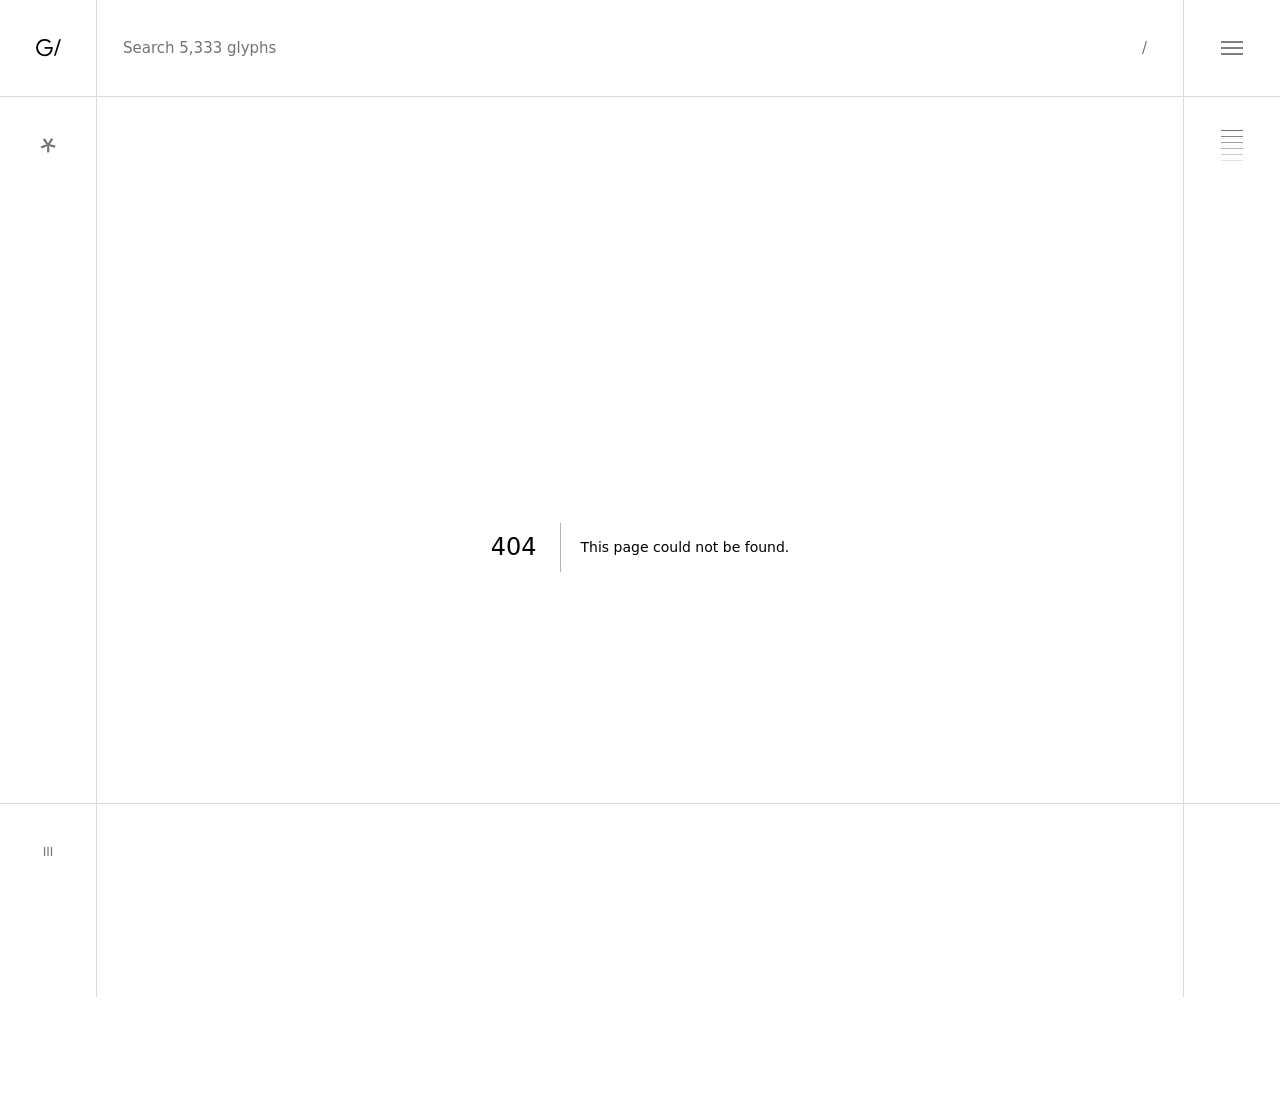
<file: 404/index.html>
<!DOCTYPE html><html lang="en"><head><meta charSet="utf-8"/><meta name="viewport" content="width=device-width, initial-scale=1"/><link rel="stylesheet" href="/_next/static/chunks/3crxy0v-ycji5.css" data-precedence="next"/><link rel="preload" as="script" fetchPriority="low" href="/_next/static/chunks/310vm2bl3xxpt.js"/><script src="/_next/static/chunks/19mx3mg6lkumu.js" async=""></script><script src="/_next/static/chunks/08ttfj81-47mu.js" async=""></script><script src="/_next/static/chunks/1f5ust74o0qp9.js" async=""></script><script src="/_next/static/chunks/turbopack-10fqgcjilzx3r.js" async=""></script><script src="/_next/static/chunks/03pa9q0yr8oq0.js" async="" crossorigin=""></script><script src="/_next/static/chunks/3fntmmi971322.js" async="" crossorigin=""></script><meta name="robots" content="noindex"/><title>Glyf</title><meta name="description" content="Glyphs, symbols and unicode characters. Click any of them to copy it."/><meta property="og:title" content="Glyf"/><meta property="og:description" content="Glyphs, symbols and unicode characters. Click any of them to copy it."/><meta property="og:url" content="https://glyf.app/"/><meta property="og:site_name" content="Glyf"/><meta property="og:image" content="https://glyf.app/opengraph-image.png?opengraph-image.366j52euz2uyl.png"/><meta property="og:image:type" content="image/png"/><meta property="og:image:width" content="1200"/><meta property="og:image:height" content="630"/><meta property="og:image:alt" content="Glyf: glyphs, symbols and unicode characters. Click a glyph to copy it."/><meta property="og:type" content="website"/><meta name="twitter:card" content="summary_large_image"/><meta name="twitter:title" content="Glyf"/><meta name="twitter:description" content="Glyphs, symbols and unicode characters. Click any of them to copy it."/><meta name="twitter:image" content="https://glyf.app/twitter-image.png?twitter-image.366j52euz2uyl.png"/><meta name="twitter:image:alt" content="Glyf: glyphs, symbols and unicode characters. Click a glyph to copy it."/><meta name="twitter:image:type" content="image/png"/><meta name="twitter:image:width" content="1200"/><meta name="twitter:image:height" content="630"/><link rel="icon" href="/favicon.ico?favicon.0kyg5o4iqcofo.ico" sizes="48x48" type="image/x-icon"/><link rel="icon" href="/icon.png?icon.364sntv1oijyt.png" sizes="512x512" type="image/png"/><link rel="apple-touch-icon" href="/apple-icon.png?apple-icon.038x_7554zq67.png" sizes="180x180" type="image/png"/><title>404: This page could not be found.</title><script src="/_next/static/chunks/0cz1d0mv5g_q7.js" noModule=""></script></head><body><div hidden=""><!--$--><!--/$--></div><div class="site-root rules"><header class="site-row site-header rules"><a class="site-logo" aria-label="glyf.app" href="/"><svg class="site-logo-mark" viewBox="0 0 111 52" fill="currentColor" aria-hidden="true"><path class="glyf-g" d="M20.018 40.582q-8.373-.11-14.209-5.918Q0 28.827 0 20.264q0-8.755 5.81-14.51Q11.644 0 20.045 0q3.081 0 5.618.655 2.564.654 4.581 1.827 2.019 1.173 3.3 2.454l1.282 1.282L31.718 9.3l-1.145-1.118Q29.454 7.036 27.9 6.164q-1.527-.9-3.464-1.419-1.935-.518-4.309-.518-6.571 0-11.1 4.473-4.5 4.447-4.5 11.536 0 7.01 4.473 11.564t11.21 4.555q6.571 0 10.39-3.6 3.818-3.628 4.255-9.491H20.1v-4.146h19.2l.027 2.591q0 8.265-5.345 13.582-5.318 5.29-13.964 5.29"></path><path class="glyf-slash" d="M42.199 39.818 54.526.764h4.064L46.317 39.818z"></path><path class="glyf-y" d="M66.956 51.19l6.654-14.48.11 3.108-12.464-28.063H66l8.455 19.636.654 1.745h.137l.654-1.772 8.1-19.61h4.718l-17.1 39.437z"></path><path class="glyf-f" d="M93.193 15.71v-3.956h16.5v3.955zM98.293 39.818V8.564q0-3.818 2.345-6.164 2.346-2.373 6.027-2.373 1.036 0 1.828.11.817.108 1.554.327l.737.19v4.119l-.764-.191a10.808 10.808 0 0 0-3.082-.436q-1.854 0-3.054 1.172-1.173 1.173-1.173 3.437v31.063z"></path></svg></a><div class="site-header-middle rules"><label class="search"><input type="search" class="search-input" aria-label="Search glyphs" placeholder="Search 5,333 glyphs" autoComplete="off" spellCheck="false" value=""/><kbd class="search-key" aria-hidden="true">/</kbd></label></div><div class="filter-cell"><button type="button" class="filter-button" popoverTarget="filter" aria-label="Categories"><svg width="22" height="14" viewBox="0 0 22 14" aria-hidden="true"><path d="M0 1h22M0 7h22M0 13h22" stroke="currentColor"></path></svg></button><div id="filter" popover="auto" class="filter rules"><button type="button" class="filter-item" data-active="true">Featured<span class="filter-item-count">128</span></button><button type="button" class="filter-item">All<span class="filter-item-count">5,333</span></button><button type="button" class="filter-item">Arrows<span class="filter-item-count">354</span></button><button type="button" class="filter-item">Stars<span class="filter-item-count">50</span></button><button type="button" class="filter-item">Hearts<span class="filter-item-count">12</span></button><button type="button" class="filter-item">Flowers<span class="filter-item-count">37</span></button><button type="button" class="filter-item">Check<span class="filter-item-count">17</span></button><button type="button" class="filter-item">Business<span class="filter-item-count">29</span></button><button type="button" class="filter-item">Currency<span class="filter-item-count">66</span></button><button type="button" class="filter-item">Emoticons<span class="filter-item-count">38</span></button><button type="button" class="filter-item">Genders<span class="filter-item-count">11</span></button><button type="button" class="filter-item">Hands<span class="filter-item-count">42</span></button><button type="button" class="filter-item">Media<span class="filter-item-count">252</span></button><button type="button" class="filter-item">Cosmology<span class="filter-item-count">126</span></button><button type="button" class="filter-item">Weather<span class="filter-item-count">12</span></button><button type="button" class="filter-item">Triangles<span class="filter-item-count">73</span></button><button type="button" class="filter-item">Circles<span class="filter-item-count">60</span></button><button type="button" class="filter-item">Squares<span class="filter-item-count">111</span></button><button type="button" class="filter-item">Lines<span class="filter-item-count">145</span></button><button type="button" class="filter-item">Corners<span class="filter-item-count">131</span></button><button type="button" class="filter-item">Alchemy<span class="filter-item-count">116</span></button><button type="button" class="filter-item">Numbers<span class="filter-item-count">257</span></button><button type="button" class="filter-item">Math<span class="filter-item-count">338</span></button><button type="button" class="filter-item">Comparisons<span class="filter-item-count">91</span></button><button type="button" class="filter-item">Technical<span class="filter-item-count">240</span></button><button type="button" class="filter-item">Units<span class="filter-item-count">176</span></button><button type="button" class="filter-item">Dingbats<span class="filter-item-count">183</span></button><button type="button" class="filter-item">Brackets<span class="filter-item-count">132</span></button><button type="button" class="filter-item">Punctuation<span class="filter-item-count">126</span></button><button type="button" class="filter-item">Greek<span class="filter-item-count">49</span></button><button type="button" class="filter-item">Latin<span class="filter-item-count">1,072</span></button><button type="button" class="filter-item">Phonetics<span class="filter-item-count">101</span></button><button type="button" class="filter-item">Bushou<span class="filter-item-count">344</span></button><button type="button" class="filter-item">Pinyin<span class="filter-item-count">100</span></button><button type="button" class="filter-item">Bopomofo<span class="filter-item-count">64</span></button><button type="button" class="filter-item">Japanese<span class="filter-item-count">534</span></button><button type="button" class="filter-item">Korean<span class="filter-item-count">411</span></button></div></div></header><div class="site-row site-body rules"><aside class="site-rail"><div class="site-rail-stack"><a href="https://css.gg" target="_blank" rel="noopener noreferrer" class="spin-mark" aria-label="css.gg"><span class="spin-mark-icon"><svg viewBox="61.8 4.45 21 21" fill="currentColor" aria-hidden="true"><path d="M67.9 23.6l-2.5-1.7 2.4-3.4c.3-.4.7-.9 1.2-1.6.6-.6 1.1-1.1 1.6-1.6-.7-.1-1.4-.3-2.2-.5-.7-.1-1.3-.3-1.7-.5l-3.9-1.4 1-2.9 3.9 1.5c.4.1 1 .3 1.6.6.7.4 1.3.7 1.9 1-.1-.6-.2-1.2-.3-1.9-.1-.7-.1-1.2-.1-1.7V5h3v4.5c0 .5 0 1-.1 1.7 0 .7-.1 1.3-.3 1.9.6-.3 1.2-.6 1.9-1 .7-.3 1.2-.5 1.6-.6l3.9-1.5 1 2.9-3.8 1.4c-.5.2-1 .4-1.8.5-.7.2-1.4.4-2.1.5.5.5 1 1 1.5 1.7.6.6 1 1.1 1.3 1.5l2.3 3.4-2.4 1.7-2.4-3.4c-.3-.4-.6-.9-1-1.6-.4-.8-.8-1.4-1.1-2.1-.3.7-.6 1.3-1 2.1-.4.6-.8 1.2-1.1 1.6l-2.3 3.4z"></path></svg></span></a></div></aside><main class="site-main"><div style="font-family:system-ui,&quot;Segoe UI&quot;,Roboto,Helvetica,Arial,sans-serif,&quot;Apple Color Emoji&quot;,&quot;Segoe UI Emoji&quot;;height:100vh;text-align:center;display:flex;flex-direction:column;align-items:center;justify-content:center"><div><style>body{color:#000;background:#fff;margin:0}.next-error-h1{border-right:1px solid rgba(0,0,0,.3)}@media (prefers-color-scheme:dark){body{color:#fff;background:#000}.next-error-h1{border-right:1px solid rgba(255,255,255,.3)}}</style><h1 class="next-error-h1" style="display:inline-block;margin:0 20px 0 0;padding:0 23px 0 0;font-size:24px;font-weight:500;vertical-align:top;line-height:49px">404</h1><div style="display:inline-block"><h2 style="font-size:14px;font-weight:400;line-height:49px;margin:0">This page could not be found.</h2></div></div></div><!--$--><!--/$--></main><aside class="site-rail"><div class="site-rail-stack"><a href="https://astrit.co" target="_blank" rel="noopener noreferrer" class="site-rail-mark" aria-label="Astrit"><svg class="site-rail-mark-icon" viewBox="0 0 22 32" fill="none" stroke="currentColor" shape-rendering="crispEdges" aria-hidden="true"><path d="M0 1h22" opacity="1"></path><path d="M0 7h22" opacity="0.84"></path><path d="M0 13h22" opacity="0.6799999999999999"></path><path d="M0 19h22" opacity="0.52"></path><path d="M0 25h22" opacity="0.36"></path><path d="M0 31h22" opacity="0.19999999999999996"></path></svg></a></div></aside></div><footer class="site-row site-footer rules"><a href="https://trekend.com" target="_blank" rel="noopener noreferrer" class="trekend" aria-label="Trekend"><span class="trekend-text trekend-text-default" aria-hidden="true"><span class="trekend-char" style="--char-delay:0s">I</span><span class="trekend-char" style="--char-delay:0.03s">I</span><span class="trekend-char" style="--char-delay:0.06s">I</span></span><span class="trekend-text trekend-text-hover" aria-hidden="true"><span class="trekend-char" style="--char-delay:0s">T</span><span class="trekend-char" style="--char-delay:0.03s">r</span><span class="trekend-char" style="--char-delay:0.06s">e</span><span class="trekend-char" style="--char-delay:0.09s">k</span><span class="trekend-char" style="--char-delay:0.12s">e</span><span class="trekend-char" style="--char-delay:0.15s">n</span><span class="trekend-char" style="--char-delay:0.18s">d</span></span></a><div class="site-footer-middle"><div class="glyph-status"><p class="glyph-status-live" aria-live="polite"></p></div><nav class="credits"><a style="--i:0" href="https://astrit.co" target="_blank" rel="noopener noreferrer" class="credits-piece credits-link" aria-label="Astrit"><span aria-hidden="true">IIIIII</span></a><span style="--i:1" class="credits-piece credits-sep" aria-hidden="true">×</span><a style="--i:2" href="https://lona.is" target="_blank" rel="noopener noreferrer" class="credits-piece credits-link" aria-label="Lona"><svg class="credits-logo credits-logo-lona" viewBox="0 0 110 22" fill="none" stroke="currentColor" stroke-width="3" stroke-linecap="round" stroke-linejoin="round" aria-hidden="true"><path d="M2 2V20H14"></path><ellipse cx="39" cy="11" rx="9" ry="9"></ellipse><path d="M70 20 64 2"></path><path d="M100 20 93 2 86 20"></path></svg></a><svg style="--i:3" class="credits-piece credits-sep credits-sep-wide" width="7" height="7" viewBox="0 0 7 7" fill="currentColor" aria-hidden="true"><circle cx="1" cy="1" r="1"></circle><circle cx="1" cy="6" r="1"></circle><circle cx="6" cy="1" r="1"></circle><circle cx="6" cy="6" r="1"></circle></svg><span class="credits-group"><a style="--i:4" href="https://slash.tools" target="_blank" rel="noopener noreferrer" class="credits-piece credits-link" aria-label="Slash"><svg class="credits-logo credits-logo-slash" viewBox="0 0 12 22" fill="none" stroke="currentColor" stroke-width="3" stroke-linecap="round" aria-hidden="true"><path d="M2 20 10 2"></path></svg></a></span><span class="credits-group"><svg style="--i:5" class="credits-piece credits-sep credits-sep-wide" width="2" height="2" viewBox="0 0 2 2" fill="currentColor" aria-hidden="true"><circle cx="1" cy="1" r="1"></circle></svg><a style="--i:6" href="https://slant.so" target="_blank" rel="noopener noreferrer" class="credits-piece credits-link" aria-label="Slant"><svg class="credits-logo credits-logo-slant" viewBox="2.4 0 82 24" fill="currentColor" aria-hidden="true"><path d="M13.9 8.1c-.1-.8-.5-1.4-1.2-1.8-.7-.4-1.5-.6-2.6-.6-.7 0-1.4.1-1.9.3-.5.2-1 .5-1.3.9-.3.4-.5.8-.5 1.3 0 .4.1.8.3 1.1.2.3.5.5.8.7.3.2.7.4 1.1.5.4.1.7.2 1 .3l1.7.4c.4.1.9.3 1.4.4.5.2 1 .4 1.5.8.5.3.9.7 1.2 1.2.3.5.5 1.1.5 1.8 0 .8-.2 1.6-.7 2.3-.5.7-1.1 1.2-2 1.6-.9.4-2 .6-3.3.6-1.2 0-2.2-.2-3.1-.5-.9-.4-1.6-.9-2-1.5-.5-.6-.8-1.4-.8-2.2h2.1c.1.6.3 1.1.6 1.5.4.4.8.7 1.4.8.6.2 1.2.3 1.9.3.8 0 1.5-.1 2.1-.3.6-.2 1.1-.6 1.5-1 .4-.4.5-.9.5-1.5 0-.5-.2-.9-.5-1.3-.3-.3-.7-.6-1.2-.8-.5-.2-1-.4-1.6-.5l-2-.5c-1.3-.3-2.3-.8-3.1-1.5-.8-.6-1.1-1.5-1.1-2.5 0-.9.3-1.6.8-2.3.5-.7 1.2-1.2 2-1.5.8-.4 1.8-.6 2.8-.6 1.1 0 2 .2 2.9.5.8.4 1.5.8 2 1.5.5.6.8 1.3.8 2.1h-2ZM23.1 20V4h2.1v14.3h7.9V20h-10Zm18.1 0h-2.1l6-16h2l6 16H51L46.2 6.5h-.1L41.2 20ZM60.1 4h-2l6 16h2.1L60.1 4Zm12 1.7V4h12v1.7h-5V20h-1.9V5.7h-5.1Z"></path></svg></a></span><span class="credits-group"><svg style="--i:7" class="credits-piece credits-sep credits-sep-wide" width="2" height="2" viewBox="0 0 2 2" fill="currentColor" aria-hidden="true"><circle cx="1" cy="1" r="1"></circle></svg><a style="--i:8" href="https://css.gg" target="_blank" rel="noopener noreferrer" class="credits-piece credits-link" aria-label="css.gg"><svg class="credits-logo credits-logo-cssgg" viewBox="0 0 124 28" fill="currentColor" aria-hidden="true"><path d="m 7.9 27.7 c -2.4 0 -4.3 -0.7 -5.7 -2 c -1.4 -1.4 -2.1 -3.2 -2.1 -5.6 v -11.8 c 0 -2.4 0.7 -4.2 2.1 -5.6 c 1.4 -1.3 3.3 -2 5.7 -2 c 2.3 0 4.2 0.7 5.6 2 c 1.4 1.4 2.1 3.2 2.1 5.6 h -3.3 c 0 -1.5 -0.4 -2.7 -1.2 -3.5 c -0.7 -0.8 -1.8 -1.2 -3.2 -1.2 s -2.6 0.4 -3.4 1.2 c -0.8 0.8 -1.2 2 -1.2 3.5 v 11.8 c 0 1.5 0.4 2.7 1.2 3.5 c 0.8 0.8 1.9 1.2 3.4 1.2 s 2.5 -0.4 3.2 -1.2 c 0.8 -0.8 1.2 -2 1.2 -3.5 h 3.3 c 0 2.4 -0.7 4.2 -2.1 5.6 c -1.4 1.3 -3.3 2 -5.6 2 z m 21.4 0 c -2.5 0 -4.6 -0.7 -6.1 -2 c -1.5 -1.4 -2.3 -3.2 -2.3 -5.6 h 3.3 c 0 1.5 0.5 2.7 1.4 3.5 c 0.9 0.8 2.2 1.2 3.7 1.2 c 1.5 0 2.7 -0.4 3.6 -1.3 c 0.9 -0.8 1.3 -2 1.3 -3.4 c 0 -1 -0.3 -1.9 -0.9 -2.7 c -0.5 -0.8 -1.3 -1.3 -2.4 -1.6 l -4 -1.1 c -1.6 -0.5 -2.9 -1.4 -3.9 -2.6 c -0.9 -1.2 -1.4 -2.7 -1.4 -4.4 c 0 -1.4 0.3 -2.6 0.9 -3.7 c 0.7 -1 1.5 -1.8 2.7 -2.4 c 1.1 -0.6 2.4 -0.9 3.8 -0.9 c 1.5 0 2.8 0.3 4 0.9 c 1.1 0.6 2 1.4 2.7 2.4 c 0.6 1.1 0.9 2.3 0.9 3.6 h -3.2 c 0 -1.2 -0.4 -2.1 -1.2 -2.9 c -0.8 -0.7 -1.9 -1.1 -3.2 -1.1 s -2.3 0.4 -3 1.1 c -0.8 0.8 -1.2 1.7 -1.2 2.9 c 0 1 0.2 1.8 0.7 2.5 c 0.5 0.7 1.3 1.2 2.2 1.4 l 4.1 1.2 c 1.8 0.5 3.1 1.4 4.1 2.7 c 1 1.3 1.5 2.9 1.5 4.7 c 0 2.3 -0.8 4.2 -2.2 5.5 c -1.5 1.4 -3.5 2.1 -5.9 2.1 z m 21.6 0 c -2.6 0 -4.6 -0.7 -6.1 -2 c -1.5 -1.4 -2.3 -3.2 -2.3 -5.6 h 3.3 c 0 1.5 0.4 2.7 1.4 3.5 c 0.9 0.8 2.1 1.2 3.7 1.2 c 1.5 0 2.7 -0.4 3.5 -1.3 c 0.9 -0.8 1.4 -2 1.4 -3.4 c 0 -1 -0.3 -1.9 -0.9 -2.7 c -0.5 -0.8 -1.3 -1.3 -2.4 -1.6 l -4 -1.1 c -1.6 -0.5 -3 -1.4 -3.9 -2.6 c -1 -1.2 -1.4 -2.7 -1.4 -4.4 c 0 -1.4 0.3 -2.6 0.9 -3.7 c 0.6 -1 1.5 -1.8 2.6 -2.4 c 1.2 -0.6 2.5 -0.9 3.9 -0.9 c 1.5 0 2.8 0.3 4 0.9 c 1.1 0.6 2 1.4 2.7 2.4 c 0.6 1.1 0.9 2.3 0.9 3.6 h -3.2 c 0 -1.2 -0.4 -2.1 -1.2 -2.9 c -0.9 -0.7 -1.9 -1.1 -3.2 -1.1 s -2.3 0.4 -3.1 1.1 c -0.8 0.8 -1.2 1.7 -1.2 2.9 c 0 1 0.3 1.8 0.8 2.5 c 0.5 0.7 1.3 1.2 2.2 1.4 l 4.1 1.2 c 1.8 0.5 3.1 1.4 4.1 2.7 c 1 1.3 1.4 2.9 1.4 4.7 c 0 2.3 -0.7 4.2 -2.1 5.5 c -1.5 1.4 -3.5 2.1 -5.9 2.1 z m 17 -4.1 l -2.5 -1.7 l 2.4 -3.4 c 0.3 -0.4 0.7 -0.9 1.2 -1.6 c 0.6 -0.6 1.1 -1.1 1.6 -1.6 c -0.7 -0.1 -1.4 -0.3 -2.2 -0.5 c -0.7 -0.1 -1.3 -0.3 -1.7 -0.5 l -3.9 -1.4 l 1 -2.9 l 3.9 1.5 c 0.4 0.1 1 0.3 1.6 0.6 c 0.7 0.4 1.3 0.7 1.9 1 c -0.1 -0.6 -0.2 -1.2 -0.3 -1.9 c -0.1 -0.7 -0.1 -1.2 -0.1 -1.7 v -4.5 h 3 v 4.5 c 0 0.5 0 1 -0.1 1.7 c 0 0.7 -0.1 1.3 -0.3 1.9 c 0.6 -0.3 1.2 -0.6 1.9 -1 c 0.7 -0.3 1.2 -0.5 1.6 -0.6 l 3.9 -1.5 l 1 2.9 l -3.8 1.4 c -0.5 0.2 -1 0.4 -1.8 0.5 c -0.7 0.2 -1.4 0.4 -2.1 0.5 c 0.5 0.5 1 1 1.5 1.7 c 0.6 0.6 1 1.1 1.3 1.5 l 2.3 3.4 l -2.4 1.7 l -2.4 -3.4 c -0.3 -0.4 -0.6 -0.9 -1 -1.6 c -0.4 -0.8 -0.8 -1.4 -1.1 -2.1 c -0.3 0.7 -0.6 1.3 -1 2.1 c -0.4 0.6 -0.8 1.2 -1.1 1.6 l -2.3 3.4 z m 26.2 4.1 c -2.4 0 -4.3 -0.7 -5.7 -2 c -1.4 -1.4 -2.1 -3.2 -2.1 -5.6 v -11.8 c 0 -2.4 0.7 -4.2 2.1 -5.6 c 1.4 -1.3 3.3 -2 5.7 -2 c 2.3 0 4.2 0.7 5.6 2 c 1.4 1.4 2.1 3.2 2.1 5.6 h -3.3 c 0 -1.5 -0.4 -2.7 -1.2 -3.5 c -0.7 -0.8 -1.8 -1.2 -3.2 -1.2 c -1.5 0 -2.6 0.4 -3.4 1.2 c -0.8 0.8 -1.2 1.9 -1.2 3.4 v 11.9 c 0 1.5 0.4 2.7 1.2 3.5 c 0.8 0.8 1.9 1.2 3.4 1.2 s 2.5 -0.4 3.2 -1.2 c 0.8 -0.8 1.2 -2 1.2 -3.5 v -3.6 h -5.3 v -2.9 h 8.6 v 6.5 c 0 2.4 -0.7 4.2 -2.1 5.6 c -1.4 1.3 -3.3 2 -5.6 2 z m 21.5 0 c -2.4 0 -4.3 -0.7 -5.6 -2 c -1.4 -1.4 -2.1 -3.2 -2.1 -5.6 v -11.8 c 0 -2.4 0.7 -4.2 2.1 -5.6 c 1.3 -1.3 3.2 -2 5.6 -2 c 2.4 0 4.3 0.7 5.7 2 c 1.4 1.4 2 3.2 2 5.6 h -3.2 c 0 -1.5 -0.4 -2.7 -1.2 -3.5 c -0.7 -0.8 -1.8 -1.2 -3.3 -1.2 c -1.4 0 -2.5 0.4 -3.3 1.2 c -0.8 0.8 -1.2 1.9 -1.2 3.4 v 11.9 c 0 1.5 0.4 2.7 1.2 3.5 c 0.8 0.8 1.9 1.2 3.3 1.2 s 2.6 -0.4 3.3 -1.2 c 0.8 -0.8 1.2 -2 1.2 -3.5 v -3.6 h -5.3 v -2.9 h 8.5 v 6.5 c 0 2.4 -0.6 4.2 -2 5.6 c -1.4 1.3 -3.3 2 -5.7 2 z"></path></svg></a></span></nav></div><div class="scroll-top-cell"><button type="button" class="scroll-top" aria-label="Back to top" tabindex="-1"><svg width="14" height="8" viewBox="0 0 14 8" aria-hidden="true"><path d="M0.5 7.5l6.5-6.5 6.5 6.5" fill="none" stroke="currentColor"></path></svg></button></div></footer></div><script src="/_next/static/chunks/310vm2bl3xxpt.js" id="_R_" async=""></script><script>(self.__next_f=self.__next_f||[]).push([0])</script><script>self.__next_f.push([1,"1:\"$Sreact.fragment\"\n2:I[21710,[\"/_next/static/chunks/03pa9q0yr8oq0.js\"],\"GlyphsProvider\"]\n8:I[68027,[\"/_next/static/chunks/03pa9q0yr8oq0.js\"],\"default\",1]\n:HL[\"/_next/static/chunks/3crxy0v-ycji5.css\",\"style\"]\n6:X\n0:{\"P\":null,\"c\":[\"\",\"_not-found\",\"\"],\"q\":\"\",\"i\":false,\"f\":[[[\"\",{\"children\":[\"/_not-found\",{\"children\":[\"__PAGE__\",{},\"$undefined\",\"$undefined\",4608]},\"$undefined\",\"$undefined\",4608]},\"$undefined\",\"$undefined\",4624],[[\"$\",\"$1\",\"c\",{\"children\":[[[\"$\",\"link\",\"0\",{\"rel\":\"stylesheet\",\"href\":\"/_next/static/chunks/3crxy0v-ycji5.css\",\"precedence\":\"next\",\"crossOrigin\":\"$undefined\",\"nonce\":\"$undefined\"}],[\"$\",\"script\",\"script-0\",{\"src\":\"/_next/static/chunks/03pa9q0yr8oq0.js\",\"async\":true,\"nonce\":\"$undefined\"}]],[\"$\",\"html\",null,{\"lang\":\"en\",\"children\":[\"$\",\"body\",null,{\"children\":[\"$\",\"$L2\",null,{\"featured\":{\"id\":\"featured\",\"title\":\"Featured\",\"glyphs\":[{\"glyph\":\"\",\"name\":\"Apple\"},{\"glyph\":\"⌘\",\"name\":\"Command cmd\"},{\"glyph\":\"⚯\",\"name\":\"Reading Glasses v2\"},{\"glyph\":\"✚\",\"name\":\"Fat Plus\"},{\"glyph\":\"☰\",\"name\":\"Menu Hamburger\"},{\"glyph\":\"☉\",\"name\":\"The Sun\"},{\"glyph\":\"†\",\"name\":\"Cross\"},{\"glyph\":\"𝕏\",\"name\":\"X Twitter\"},{\"glyph\":\"☀️\",\"name\":\"Sun Light Mode\"},{\"glyph\":\"☾\",\"name\":\"Moon Dark Mode\"},{\"glyph\":\"←\",\"name\":\"Left arrow\"},{\"glyph\":\"→\",\"name\":\"Right arrow\"},{\"glyph\":\"⟵\",\"name\":\"Leftwards arrow to bar\"},{\"glyph\":\"⟶\",\"name\":\"Rightwards arrow to bar\"},{\"glyph\":\"↖\",\"name\":\"Northwest arrow\"},{\"glyph\":\"↗\",\"name\":\"Northeast arrow\"},{\"glyph\":\"↙\",\"name\":\"Southwest arrow\"},{\"glyph\":\"↘\",\"name\":\"Southeast arrow\"},{\"glyph\":\"↑\",\"name\":\"Up arrow\"},{\"glyph\":\"↓\",\"name\":\"Down arrow\"},{\"glyph\":\"↕\",\"name\":\"Up-down arrow\"},{\"glyph\":\"↔\",\"name\":\"Left-right arrow\"},{\"glyph\":\"⟷\",\"name\":\"Leftwards harpoon over rightwards harpoon\"},{\"glyph\":\"⇤\",\"name\":\"Leftwards double arrow with vertical stroke\"},{\"glyph\":\"⇥\",\"name\":\"Rightwards double arrow with vertical stroke\"},{\"glyph\":\"↺\",\"name\":\"Counterclockwise open circle arrow\"},{\"glyph\":\"↻\",\"name\":\"Clockwise open circle arrow\"},{\"glyph\":\"⎋\",\"name\":\"Escape\"},{\"glyph\":\"↩\",\"name\":\"Leftwards arrow with hook\"},{\"glyph\":\"↪\",\"name\":\"Rightwards arrow with hook\"},{\"glyph\":\"✓\",\"name\":\"Check mark\"},{\"glyph\":\"✗\",\"name\":\"Ballot X\"},{\"glyph\":\"▲\",\"name\":\"Up-pointing triangle\"},{\"glyph\":\"▼\",\"name\":\"Down-pointing triangle\"},{\"glyph\":\"◄\",\"name\":\"Black left-pointing triangle\"},{\"glyph\":\"▶\",\"name\":\"Black right-pointing triangle\"},{\"glyph\":\"●\",\"name\":\"Black circle\"},{\"glyph\":\"○\",\"name\":\"White circle\"},{\"glyph\":\"■\",\"name\":\"Black square\"},{\"glyph\":\"▢\",\"name\":\"Empty square\"},{\"glyph\":\"⬓\",\"name\":\"Black large square\"},{\"glyph\":\"⬒\",\"name\":\"White large square\"},{\"glyph\":\"◆\",\"name\":\"Black diamond\"},{\"glyph\":\"◇\",\"name\":\"White diamond\"},{\"glyph\":\"⬥\",\"name\":\"Black diamond minus white x\"},{\"glyph\":\"☀\",\"name\":\"Sun\"},{\"glyph\":\"☼\",\"name\":\"Black sun with rays\"},{\"glyph\":\"♥\",\"name\":\"Heart\"},{\"glyph\":\"♡\",\"name\":\"White heart suit\"},{\"glyph\":\"★\",\"name\":\"Black star\"},{\"glyph\":\"☆\",\"name\":\"White star\"},{\"glyph\":\"⌃\",\"name\":\"Up arrowhead\"},{\"glyph\":\"⌅\",\"name\":\"Down arrowhead\"},{\"glyph\":\"⌥\",\"name\":\"Option key\"},{\"glyph\":\"⎇\",\"name\":\"Alt key\"},{\"glyph\":\"―\",\"name\":\"Horizontal bar\"},{\"glyph\":\"+\",\"name\":\"Plus sign\"},{\"glyph\":\"−\",\"name\":\"Minus sign\"},{\"glyph\":\"×\",\"name\":\"Multiplication sign\"},{\"glyph\":\"÷\",\"name\":\"Division sign\"},{\"glyph\":\"±\",\"name\":\"Plus-minus sign\"},{\"glyph\":\"≈\",\"name\":\"Approximately equal to\"},{\"glyph\":\"~\",\"name\":\"Tilde 1\"},{\"glyph\":\"·\",\"name\":\"Middle dot\"},{\"glyph\":\"‥\",\"name\":\"Double dot\"},{\"glyph\":\"…\",\"name\":\"Horizontal ellipsis\"},{\"glyph\":\"•\",\"name\":\"Bullet\"},{\"glyph\":\"◦\",\"name\":\"White bullet\"},{\"glyph\":\"▸\",\"name\":\"Black right-pointing small triangle\"},{\"glyph\":\"™\",\"name\":\"Trademark symbol\"},{\"glyph\":\"°\",\"name\":\"Degree sign\"},{\"glyph\":\"‹\",\"name\":\"Single left-pointing angle quotation mark\"},{\"glyph\":\"›\",\"name\":\"Single right-pointing angle quotation mark\"},{\"glyph\":\"«\",\"name\":\"Left-pointing double angle quotation mark\"},{\"glyph\":\"»\",\"name\":\"Right-pointing double angle quotation mark\"},{\"glyph\":\"≤\",\"name\":\"Less-than or equal to\"},{\"glyph\":\"≥\",\"name\":\"Greater-than or equal to\"},{\"glyph\":\"≠\",\"name\":\"Not equal to\"},{\"glyph\":\"№\",\"name\":\"Numero sign\"},{\"glyph\":\"℃\",\"name\":\"Degrees Celsius\"},{\"glyph\":\"℉\",\"name\":\"Degrees Fahrenheit\"},{\"glyph\":\"↳\",\"name\":\"Rightwards arrow with curved hook\"},{\"glyph\":\"↴\",\"name\":\"Downwards arrow with tip leftwards\"},{\"glyph\":\"⏎\",\"name\":\"Return symbol\"},{\"glyph\":\"↵\",\"name\":\"Downwards arrow with corner leftwards\"},{\"glyph\":\"↱\",\"name\":\"Upper right arrow\"},{\"glyph\":\"↰\",\"name\":\"Upper left arrow\"},{\"glyph\":\"⚠\",\"name\":\"Warning sign\"},{\"glyph\":\"⬆\",\"name\":\"Upwards arrow\"},{\"glyph\":\"⇧\",\"name\":\"Upwards white arrow\"},{\"glyph\":\"⇪\",\"name\":\"Caps lock\"},{\"glyph\":\"®\",\"name\":\"Registered sign\"},{\"glyph\":\"℗\",\"name\":\"Sound recording copyright\"},{\"glyph\":\"℠\",\"name\":\"Service mark\"},{\"glyph\":\"℡\",\"name\":\"Telephone sign\"},{\"glyph\":\"℻\",\"name\":\"Facsimile Sign FAX\"},{\"glyph\":\"🅫\",\"name\":\"Raised Md Sign\"},{\"glyph\":\"🅪\",\"name\":\"Raised Mc Sign\"},{\"glyph\":\"è\",\"name\":\"Latin small letter E with grave\"},{\"glyph\":\"é\",\"name\":\"Latin small letter E with acute\"},{\"glyph\":\"ê\",\"name\":\"Latin small letter E with circumflex\"},{\"glyph\":\"ë\",\"name\":\"Latin small letter E with diaeresis\"},{\"glyph\":\"ē\",\"name\":\"Latin small letter E with macron\"},{\"glyph\":\"ė\",\"name\":\"Latin small letter E with dot above\"},{\"glyph\":\"ô\",\"name\":\"Latin small letter O with circumflex\"},{\"glyph\":\"ö\",\"name\":\"Latin small letter O with diaeresis\"},{\"glyph\":\"ò\",\"name\":\"Latin small letter O with grave\"},{\"glyph\":\"ó\",\"name\":\"Latin small letter O with acute\"},{\"glyph\":\"œ\",\"name\":\"Latin small ligature oe\"},{\"glyph\":\"ø\",\"name\":\"Latin small letter O with slash\"},{\"glyph\":\"ō\",\"name\":\"Latin small letter O with macron\"},{\"glyph\":\"õ\",\"name\":\"Latin small letter O with tilde\"},{\"glyph\":\"à\",\"name\":\"Latin small letter A with grave\"},{\"glyph\":\"á\",\"name\":\"Latin small letter A with acute\"},{\"glyph\":\"â\",\"name\":\"Latin small letter A with circumflex\"},{\"glyph\":\"ä\",\"name\":\"Latin small letter A with diaeresis\"},{\"glyph\":\"æ\",\"name\":\"Latin small ligature ae\"},{\"glyph\":\"ã\",\"name\":\"Latin small letter A with tilde\"},{\"glyph\":\"å\",\"name\":\"Latin small letter A with ring above\"},{\"glyph\":\"ā\",\"name\":\"Latin small letter A with macron\"},{\"glyph\":\"@\",\"name\":\"Commercial at\"},{\"glyph\":\"#\",\"name\":\"Number sign\"},{\"glyph\":\"!\",\"name\":\"Exclamation mark\"},{\"glyph\":\"%\",\"name\":\"Percent sign\"},{\"glyph\":\"^\",\"name\":\"Circumflex accent\"},{\"glyph\":\"\u0026\",\"name\":\"Ampersand\"},{\"glyph\":\"*\",\"name\":\"Asterisk\"},{\"glyph\":\":\",\"name\":\"Colon\"}]},\"categories\":[{\"id\":\"featured\",\"title\":\"Featured\",\"count\":128},{\"id\":\"arrows\",\"title\":\"Arrows\",\"count\":354},{\"id\":\"stars\",\"title\":\"Stars\",\"count\":50},{\"id\":\"hearts\",\"title\":\"Hearts\",\"count\":12},{\"id\":\"flowers\",\"title\":\"Flowers\",\"count\":37},{\"id\":\"check\",\"title\":\"Check\",\"count\":17},{\"id\":\"business\",\"title\":\"Business\",\"count\":29},{\"id\":\"currency\",\"title\":\"Currency\",\"count\":66},{\"id\":\"emoticons\",\"title\":\"Emoticons\",\"count\":38},{\"id\":\"genders\",\"title\":\"Genders\",\"count\":11},{\"id\":\"hands\",\"title\":\"Hands\",\"count\":42},{\"id\":\"media\",\"title\":\"Media\",\"count\":252},{\"id\":\"cosmology\",\"title\":\"Cosmology\",\"count\":126},{\"id\":\"weather\",\"title\":\"Weather\",\"count\":12},{\"id\":\"triangles\",\"title\":\"Triangles\",\"count\":73},{\"id\":\"circles\",\"title\":\"Circles\",\"count\":60},{\"id\":\"squares\",\"title\":\"Squares\",\"count\":111},{\"id\":\"lines\",\"title\":\"Lines\",\"count\":145},{\"id\":\"corners\",\"title\":\"Corners\",\"count\":131},{\"id\":\"alchemy\",\"title\":\"Alchemy\",\"count\":116},{\"id\":\"numbers\",\"title\":\"Numbers\",\"count\":257},{\"id\":\"math\",\"title\":\"Math\",\"count\":338},{\"id\":\"comparisons\",\"title\":\"Comparisons\",\"count\":91},{\"id\":\"technical\",\"title\":\"Technical\",\"count\":240},{\"id\":\"units\",\"title\":\"Units\",\"count\":176},{\"id\":\"dingbats\",\"title\":\"Dingbats\",\"count\":183},{\"id\":\"brackets\",\"title\":\"Brackets\",\"count\":132},{\"id\":\"punctuation\",\"title\":\"Punctuation\",\"count\":126},{\"id\":\"greek\",\"title\":\"Greek\",\"count\":49},{\"id\":\"latin\",\"title\":\"Latin\",\"count\":1072},{\"id\":\"phonetics\",\"title\":\"Phonetics\",\"count\":101},{\"id\":\"bushou\",\"title\":\"Bushou\",\"count\":344},{\"id\":\"pinyin\",\"title\":\"Pinyin\",\"count\":100},{\"id\":\"bopomofo\",\"title\":\"Bopomofo\",\"count\":64},{\"id\":\"japanese\",\"title\":\"Japanese\",\"count\":534},{\"id\":\"korean\",\"title\":\"Korean\",\"count\":411}],\"total\":5333,\"children\":\"$L3\"}]}]}]]}],{\"children\":[\"$L4\",{\"children\":[\"$L5\",{},null,false,null]},null,false,\"$6\"]},null,false,null],\"$L7\",false]],\"m\":\"$undefined\",\"G\":[\"$8\",[\"$L9\"]],\"S\":true,\"h\":null,\"r\":\"$undefined\",\"s\":\"$undefined\",\"a\":\"$undefined\",\"l\":\"$undefined\",\"p\":\"$undefined\",\"d\":\"$undefined\",\"b\":\"J1q0FNBh_nYuIooDvp9si\"}\na:I[80737,[\"/_next/static/chunks/03pa9q0yr8oq0.js\"],\"Logo\"]\nb:I[4371,[\"/_next/static/chunks/03pa9q0yr8oq0.js\"],\"Search\"]\nc:I[62400,[\"/_next/static/chunks/03pa9q0yr8oq0.js\"],\"FilterReset\"]\nd:I[62400,[\"/_next/static/chunks/03pa9q0yr8oq0.js\"],\"Filter\"]\ne:I[15664,[\"/_next/static/chunks/03pa9q0yr8oq0.js\"],\"SpinMark\"]\nf:I[39756,[\"/_next/static/chunks/3fntmmi971322.js\"],\"default\"]\n10:I[37457,[\"/_next/static/chunks/3fntmmi971322.js\"],\"default\"]\n11:I[16056,[\"/_next/static/chunks/03pa9q0yr8oq0.js\"],\"Footer\"]\n12:I[97367,[\"/_next/static/chunks/3fntmmi971322.js\"],\"OutletBoundary\"]\n13:\"$Sreact.suspense\"\n15:I[97367,[\"/_next/static/chunks/3fntmmi971322.js\"],\"ViewportBoundary\"]\n17:I[97367,[\"/_next/static/chunks/3fntmmi971322.js\"],\"MetadataBoundary\"]\n3:[\"$\",\"div\",null,{\"className\":\"site-root rules\",\"children\":[[\"$\",\"header\",null,{\"className\":\"site-row site-header rules\",\"children\":[[\"$\",\"$La\",null,{}],[\"$\",\"div\",null,{\"className\":\"site-header-middle rules\",\"children\":[[\"$\",\"$Lb\",null,{}],[\"$\",\"$Lc\",null,{}]]}],[\"$\",\"$Ld\",null,{}]]}],[\"$\",\"div\",null,{\"className\":\"site-row site-body rules\",\"children\":[[\"$\",\"aside\",null,{\"className\":\"site-rail\",\"children\":[\"$\",\"div\",null,{\"className\":\"site-rail-stack\",\"children\":[\"$\",\"$Le\",null,{}]}]}],[\"$\",\"main\",null,{\"className\":\"site-main\",\"children\":[\"$\",\"$Lf\",null,{\"parallelRouterKey\":\"children\",\"error\":\"$undefined\",\"errorStyles\":\"$undefined\",\"errorScripts\":\"$undefined\",\"template\":[\"$\",\"$L10\",null,{}],\"templateStyles\":\"$undefined\",\"templateScripts\":\"$undefined\",\"notFound\":[[[\"$\",\"title\",null,{\"children\":\"404: This page could not be found.\"}],[\"$\",\"div\",null,{\"style\":{\"fontFamily\":\"system-ui,\\\"Segoe UI\\\",Roboto,Helvetica,Arial,sans-serif,\\\"Apple Color Emoji\\\",\\\"Segoe UI Emoji\\\"\",\"height\":\"100vh\",\"textAlign\":\"center\",\"display\":\"flex\",\"flexDirection\":\"column\",\"alignItems\":\"center\",\"justifyContent\":\"center\"},\"children\":[\"$\",\"div\",null,{\"children\":[[\"$\",\"style\",null,{\"dangerouslySetInnerHTML\":{\"__html\":\"body{color:#000;background:#fff;margin:0}.next-error-h1{border-right:1px solid rgba(0,0,0,.3)}@media (prefers-color-scheme:dark){body{color:#fff;background:#000}.next-error-h1{border-right:1px solid rgba(255,255,255,.3)}}\"}}],[\"$\",\"h1\",null,{\"className\":\"next-error-h1\",\"style\":{\"display\":\"inline-block\",\"margin\":\"0 20px 0 0\",\"padding\":\"0 23px 0 0\",\"fontSize\":24,\"fontWeight\":500,\"verticalAlign\":\"top\",\"lineHeight\":\"49px\"},\"children\":404}],[\"$\",\"div\",null,{\"style\":{\"display\":\"inline-block\"},\"children\":[\"$\",\"h2\",null,{\"style\":{\"fontSize\":14,\"fontWeight\":400,\"lineHeight\":\"49px\",\"margin\":0},\"children\":\"This page could not be found.\"}]}]]}]}]],[]],\"forbidden\":\"$undefined\",\"unauthorized\":\"$undefined\"}]}],[\"$\",\"aside\",null,{\"className\":\"site-rail\",\"children\":[\"$\",\"div\",null,{\"className\":\"site-rail-stack\",\"children\":[\"$\",\"a\",null,{\"href\":\"https://astrit.co\",\"target\":\"_blank\",\"rel\":\"noopener noreferrer\",\"className\":\"site-rail-mark\",\"aria-label\":\"Astrit\",\"children\":[\"$\",\"svg\",null,{\"className\":\"site-rail-mark-icon\",\"viewBox\":\"0 0 22 32\",\"fill\":\"none\",\"stroke\":\"currentColor\",\"shapeRendering\":\"crispEdges\",\"aria-hidden\":\"true\",\"children\":[[\"$\",\"path\",\"1\",{\"d\":\"M0 1h22\",\"opacity\":1}],[\"$\",\"path\",\"7\",{\"d\":\"M0 7h22\",\"opacity\":0.84}],[\"$\",\"path\",\"13\",{\"d\":\"M0 13h22\",\"opacity\":0.6799999999999999}],[\"$\",\"path\",\"19\",{\"d\":\"M0 19h22\",\"opacity\":0.52}],[\"$\",\"path\",\"25\",{\"d\":\"M0 25h22\",\"opacity\":0.36}],[\"$\",\"path\",\"31\",{\"d\":\"M0 31h22\",\"opacity\":0.19999999999999996}]]}]}]}]}]]}],[\"$\",\"$L11\",null,{}]]}]\n4:[\"$\",\"$1\",\"c\",{\"children\":[null,[\"$\",\"$Lf\",null,{\"parallelRouterKey\":\"children\",\"error\":\"$undefined\",\"errorStyles\":\"$undefined\",\"errorScripts\":\"$undefined\",\"template\":[\"$\",\"$L10\",null,{}],\"templateStyles\":\"$undefined\",\"templateScripts\":\"$undefined\",\"notFound\":\"$undefined\",\"forbidden\":\"$undefined\",\"unauthorized\":\"$undefined\"}]]}]\n5:[\"$\",\"$1\",\"c\",{\"children\":[[[\"$\",\"title\",null,{\"children\":\"404: This page could not be found.\"}],[\"$\",\"div\",null,{\"style\":\"$3:props:children:1:props:children:1:props:children:props:notFound:0:1:props:style\",\"children\":[\"$\",\"div\",null,{\"children\":[[\"$\",\"style\",null,{\"dangerouslySetInnerHTML\":{\"__html\":\"body{color:#000;background:#fff;margin:0}.next-error-h1{border-right:1px solid rgba(0,0,0,.3)}@media (prefers-color-scheme:dark){body{color:#fff;background:#000}.next-error-h1{border-right:1px solid rgba(255,255,255,.3)}}\"}}],[\"$\",\"h1\",null,{\"className\":\"next-error-h1\",\"style\":\"$3:props:children:1:props:children:1:props:children:props:notFound:0:1:props:children:props:children:1:props:style\",\"children\":404}],[\"$\",\"div\",null,{\"style\":\"$3:props:children:1:props:children:1:props:children:props:notFound:0:1:props:children:props:children:2:props:style\",\"children\":[\"$\",\"h2\",null,{\"style\":\"$3:props:children:1:props:children:1:props:children:props:notFound:0:1:props:children:props:children:2:props:children:props:style\",\"children\":\"This page could not be found.\"}]}]]}]}]],null,[\"$\",\"$L12\",null,{\"children\":[\"$\",\"$13\",null,{\"name\":\"Next.MetadataOutlet\",\"children\":\"$@14\"}]}]]}]\n7:[\"$\",\"$1\",\"h\",{\"children\":[[\"$\",\"meta\",null,{\"name\":\"robots\",\"content\":\"noindex\"}],[\"$\",\"$L15\",null,{\"children\":\"$L16\"}],[\"$\",\"div\",null,{\"hidden\":true,\"children\":[\"$\",\"$L17\",null,{\"children\":[\"$\",\"$13\",null,{\"name\":\"Next.Metadata\",\"children\":\"$L18\"}]}]}],null]}]\n9:[\"$\",\"link\",\"0\",{\"rel\":\"stylesheet\",\"href\":\"/_next/static/chunks/3crxy0v-ycji5.css\",\"precedence\":\"next\",\"crossOrigin\":\"$undefined\",\"nonce\":\"$undefined\"}]\n6:C\n16:[[\"$\",\"meta\",\"0\",{\"charSet\":\"utf-8\"}],[\"$\",\"meta\",\"1\",{\"name\":\"viewport\",\"content\":\"width=device-width, initial-scale=1\"}]]\n19:I[27201,[\"/_next/static/chunks/3fntmmi971322.js\"],\"IconMark\"]\n14:null\n18:[[\"$\",\"title\",\"0\",{\"children\":\"Glyf\"}],[\"$\",\"meta\",\"1\",{\"name\":\"description\",\"content\":\"Glyphs, symbols and unicode characters. Click any of them to copy it.\"}],[\"$\",\"meta\",\"2\",{\"property\":\"og:title\",\"content\":\"Glyf\"}],[\"$\",\"meta\",\"3\",{\"property\":\"og:description\",\"content\":\"Glyphs, symbols and unicode characters. Click any of them to copy it.\"}],[\"$\",\"meta\",\"4\",{\"property\":\"og:url\",\"content\":\"https://glyf.app/\"}],[\"$\",\"meta\",\"5\",{\"property\":\"og:site_name\",\"content\":\"Glyf\"}],[\"$\",\"meta\",\"6\",{\"property\":\"og:image\",\"content\":\"https://glyf.app/opengraph-image.png?opengraph-image.366j52euz2uyl.png\"}],[\"$\",\"meta\",\"7\",{\"property\":\"og:image:type\",\"content\":\"image/png\"}],[\"$\",\"meta\",\"8\",{\"property\":\"og:image:width\",\"content\":\"1200\"}],[\"$\",\"meta\",\"9\",{\"property\":\"og:image:height\",\"content\":\"630\"}],[\"$\",\"meta\",\"10\",{\"property\":\"og:image:alt\",\"content\":\"Glyf: glyphs, symbols and unicode characters. Click a glyph to copy it.\"}],[\"$\",\"meta\",\"11\",{\"property\":\"og:type\",\"content\":\"website\"}],[\"$\",\"meta\",\"12\",{\"name\":\"twitter:card\",\"content\":\"summary_large_image\"}],[\"$\",\"meta\",\"13\",{\"name\":\"twitter:title\",\"content\":\"Glyf\"}],[\"$\",\"meta\",\"14\",{\"name\":\"twitter:description\",\"content\":\"Glyphs, symbols and unicode characters. Click any of them to copy it.\"}],[\"$\",\"meta\",\"15\",{\"name\":\"twitter:image\",\"content\":\"https://glyf.app/twitter-image.png?twitter-image.366j52euz2uyl.png\"}],[\"$\",\"meta\",\"16\",{\"name\":\"twitter:image:alt\",\"content\":\"Glyf: glyphs, symbols and unicode characters. Click a glyph to copy it.\"}],[\"$\",\"meta\",\"17\",{\"name\":\"twitter:image:type\",\"content\":\"image/png\"}],[\"$\",\"meta\",\"18\",{\"name\":\"twitter:image:width\",\"content\":\"1200\"}],[\"$\",\"meta\",\"19\",{\"name\":\"twitter:image:height\",\"content\":\"630\"}],[\"$\",\"link\",\"20\",{\"rel\":\"icon\",\"href\":\"/favicon.ico?favicon.0kyg5o4iqcofo.ico\",\"sizes\":\"48x48\",\"type\":\"image/x-icon\"}],[\"$\",\"link\",\"21\",{\"rel\":\"icon\",\"href\":\"/icon.png?icon.364sntv1oijyt.png\",\"sizes\":\"512x512\",\"type\":\"image/png\"}],[\"$\",\"link\",\"22\",{\"rel\":\"apple-touch-icon\",\"href\":\"/apple-icon.png?apple-icon.038x_7554zq67.png\",\"sizes\":\"180x180\",\"type\":\"image/png\"}],[\"$\",\"$L19\",\"23\",{}]]\n"])</script></body></html>
</file>
<file: _next/static/chunks/3crxy0v-ycji5.css>
.filter-cell{display:grid}.filter-button{anchor-name:--filter;place-items:center;display:grid}.filter-button:hover{background:var(--color-hover)}.filter-button:has(+.filter:popover-open){background:var(--color-hover)}.filter{width:min(640px,100vw - 32px);max-height:calc(100dvh - var(--header-height) - 32px);border:1px solid var(--color-line);background:var(--color-bg);color:inherit;grid-template-columns:repeat(3,minmax(0,1fr));padding:0;overflow-y:auto}.filter:popover-open{display:grid}@supports (position-area:bottom){.filter{position-anchor:--filter;position-area:bottom span-left;margin:0;inset:auto}}.filter-item{text-align:left;justify-content:space-between;align-items:center;gap:8px;padding:14px 24px;font-size:13px;display:flex}.filter-item:hover{background:var(--color-hover)}.filter-item[data-active]{background:var(--color-text-1);color:var(--color-bg)}.filter-item-count{font-variant-numeric:tabular-nums;opacity:.55;font-size:11px}.filter-reset{white-space:nowrap;align-items:center;gap:10px;padding-inline:24px;font-size:13px;display:flex}.filter-reset:hover{background:var(--color-hover)}.filter-reset-title{color:var(--color-text-2)}@media (max-width:720px){.filter-reset{padding-inline:12px}.filter-reset-title{display:none}.filter{grid-template-columns:repeat(2,minmax(0,1fr))}}
.search{cursor:text;flex:1;align-items:center;gap:12px;min-width:0;padding-inline:24px 36px;display:flex}.search:hover{background:var(--color-hover)}.search:focus-within{background:var(--color-focus)}.search-input{background:0 0;border:none;outline:none;flex:1;min-width:0;height:100%;font-size:15px}.search-input:focus-visible{outline:none}.search-input::placeholder{color:var(--color-text-2)}.search-input::-webkit-search-cancel-button{display:none}.search-key{color:var(--color-text-2);font-family:inherit;font-size:15px}.search:focus-within .search-key{visibility:hidden}.search-clear{width:24px;height:24px;color:var(--color-text-2);place-items:center;margin-right:-7px;display:grid}.search-clear:hover{color:var(--color-text-1)}@media (max-width:720px){.search{padding-inline:12px}.search-input{font-size:16px}.search-input::placeholder{font-size:14px}.search-key{display:none}}
.spin-mark{width:32px;height:32px;color:var(--color-text-2);place-items:center;display:grid}.spin-mark:hover{color:var(--color-text-1)}.spin-mark-icon{width:16px;height:16px;display:block}
.glyph-status{filter:grayscale();align-items:center;min-width:0;padding-inline:24px;display:flex}.glyph-status-line{white-space:nowrap;align-items:center;gap:14px;min-width:0;display:flex}.glyph-status-badge{background:var(--color-text-1);color:var(--color-bg);letter-spacing:.08em;text-transform:uppercase;padding:4px 6px;font-size:9px;line-height:1}.glyph-status-glyph{font-variant-emoji:text;text-align:center;min-width:20px;font-size:20px;line-height:1}.glyph-status-name{text-overflow:ellipsis;font-size:13px;overflow:hidden}.glyph-status-code{color:var(--color-text-2);letter-spacing:.04em;font-family:ui-monospace,SF Mono,Menlo,monospace;font-size:11px}.glyph-status-live{clip-path:inset(50%);white-space:nowrap;width:1px;height:1px;position:absolute;overflow:hidden}@media (max-width:720px){.glyph-status{padding-inline:14px}.glyph-status-line{gap:10px}.glyph-status-code{display:none}}
.scroll-top-cell{display:grid}.scroll-top{opacity:0;pointer-events:none;place-items:center;transition:opacity .2s;display:grid}.scroll-top[data-shown]{opacity:1;pointer-events:auto}.scroll-top:hover{background:var(--color-hover)}
.trekend{color:var(--color-text-2);place-items:center;font-size:12px;display:grid}.trekend:hover{color:var(--color-text-1)}.trekend-text{grid-area:1/1;display:inline-flex}.trekend-char{transition:opacity .25s cubic-bezier(.22, .61, .36, 1) var(--char-delay), filter .25s cubic-bezier(.22, .61, .36, 1) var(--char-delay), transform .25s cubic-bezier(.22, .61, .36, 1) var(--char-delay);display:inline-block}.trekend-text-hover .trekend-char{opacity:0;filter:blur(4px);transform:translateY(4px)}.trekend:hover .trekend-text-default .trekend-char{opacity:0;filter:blur(4px);transform:translateY(-4px)}.trekend:hover .trekend-text-hover .trekend-char{opacity:1;filter:blur();transform:translateY(0)}@media (max-width:720px){.trekend-text-hover{display:none}.trekend:hover .trekend-text-default .trekend-char{opacity:1;filter:none;transform:none}}
.credits{color:var(--color-text-2);white-space:nowrap;align-items:center;gap:14px;padding-inline:24px;font-size:11px;display:flex;overflow:hidden}.credits-group{align-items:center;gap:14px;display:flex}.credits-link{align-items:center;display:inline-flex}.credits-link:hover{color:var(--color-text-1)}.credits-sep{color:var(--color-line-strong);flex-shrink:0}.credits-sep-wide{margin-inline:10px}.credits-logo{width:auto;height:10px}.credits-logo-cssgg{height:8px}.credits-logo-lona,.credits-logo-slash{height:7px}@media (hover:hover){.credits-piece{opacity:0;filter:blur(4px);visibility:hidden;transition:opacity .2s,filter .2s,translate .2s,visibility 0s .2s;translate:0 6px}.site-footer[data-open] .credits-piece{opacity:1;filter:blur();visibility:visible;transition:opacity .3s cubic-bezier(.22,.61,.36,1),filter .3s cubic-bezier(.22,.61,.36,1),translate .3s cubic-bezier(.22,.61,.36,1),visibility;transition-delay:calc(var(--i) * 40ms);translate:0}}@media (max-width:720px){.credits,.credits-group{gap:8px}.credits{padding-inline:14px}.credits-sep-wide{margin-inline:2px}}
.site-root{grid-template-rows:var(--header-height) 1fr var(--footer-height);grid-template-columns:var(--rail-width) minmax(0, 1fr) var(--rail-width);min-height:100dvh;display:grid}.site-row{grid-template-columns:subgrid;grid-column:1/-1;display:grid}.site-header{z-index:2;box-shadow:0 1px 0 var(--color-line);background:var(--color-bg);position:sticky;top:0}.site-footer{z-index:2;box-shadow:0 -1px 0 var(--color-line);background:var(--color-bg);position:sticky;bottom:0}.site-footer-middle{min-width:0;display:grid}.site-footer-middle>*{grid-area:1/1}.site-footer[data-open] .glyph-status{visibility:hidden}@media (hover:none){.site-footer-middle:has(.glyph-status-line) .credits{visibility:hidden}}.site-logo{place-items:center;display:grid}.site-logo-mark{width:auto;height:22px;overflow:visible;translate:0 2px}@media (hover:hover){.site-logo-mark{transition:translate .45s cubic-bezier(.22,.61,.36,1);translate:23.6% 2px}.site-logo-mark .glyf-y,.site-logo-mark .glyf-f{opacity:0;filter:blur(4px);transition:opacity .3s cubic-bezier(.22,.61,.36,1),filter .3s cubic-bezier(.22,.61,.36,1),translate .3s cubic-bezier(.22,.61,.36,1);translate:0 8px}.site-logo:is(:hover,:focus-visible) .site-logo-mark{translate:0 2px}.site-logo:is(:hover,:focus-visible) :is(.glyf-y,.glyf-f){opacity:1;filter:blur();translate:0}.site-logo:is(:hover,:focus-visible) .glyf-y{transition-delay:60ms}.site-logo:is(:hover,:focus-visible) .glyf-f{transition-delay:.12s}}.site-header-middle{min-width:0;display:flex}.site-rail{justify-content:center;padding-top:32px;display:flex}.site-rail-stack{top:calc(var(--header-height) + 32px);flex-direction:column;align-self:flex-start;align-items:center;gap:24px;display:flex;position:sticky}.site-rail-mark{width:32px;height:32px;color:var(--color-text-2);place-items:center;display:grid}.site-rail-mark:hover{color:var(--color-text-1)}.site-rail-mark-icon{width:22px;height:32px;display:block}.site-main{min-width:0}@media (max-width:720px){.site-logo-mark{height:14px;translate:0 1.5px}.site-rail{padding-top:16px}.site-rail-stack{top:calc(var(--header-height) + 16px)}}
*,:before,:after{box-sizing:border-box}*{margin:0}html{-webkit-text-size-adjust:100%}body{-webkit-font-smoothing:antialiased;line-height:1.5}img,picture,video,canvas,svg{max-width:100%;display:block}input,button,textarea,select{font:inherit;color:inherit}button{cursor:pointer;background:0 0;border:none}a{color:inherit;text-decoration:none}p,h1,h2,h3,h4,h5,h6{overflow-wrap:break-word}ul,ol{margin:unset;padding:unset}
:root{--lightningcss-light:initial;--lightningcss-dark: ;color-scheme:light dark;--color-bg:#fff;--color-text-1:#000;--color-text-2:color-mix(in srgb, var(--color-text-1) 55%, var(--color-bg));--color-line:color-mix(in srgb, var(--color-text-1) 14%, var(--color-bg));--color-line-strong:color-mix(in srgb, var(--color-text-1) 36%, var(--color-bg));--color-hover:color-mix(in srgb, var(--color-text-1) 6%, var(--color-bg));--color-focus:color-mix(in srgb, var(--color-text-1) 3%, var(--color-bg));--font-family:-apple-system, system-ui, BlinkMacSystemFont, "Segoe UI", sans-serif;--header-height:96px;--footer-height:var(--header-height);--rail-width:var(--header-height);--glyph-size:64px}@media (prefers-color-scheme:dark){:root{--lightningcss-light: ;--lightningcss-dark:initial;--color-bg:#000;--color-text-1:#fff}}@media (max-width:720px){:root{--header-height:56px;--glyph-size:48px}}
.rules{column-rule:1px solid var(--color-line);row-rule:1px solid var(--color-line);gap:1px}@supports not (row-rule:1px solid){.rules>*{box-shadow:-1px 0 0 var(--color-line), 0 -1px 0 var(--color-line), -1px -1px 0 var(--color-line)}}
html,body{background:var(--color-bg);color:var(--color-text-1);font-family:var(--font-family)}body{min-height:100dvh}::selection{background:var(--color-text-1);color:var(--color-bg)}:focus-visible{outline:2px solid var(--color-text-1);outline-offset:-2px}
</file>
<file: _next/static/chunks/1o2103lnh14d2.css>
.ads,#carbonads{height:100%}#carbonads>span{grid-template-rows:1fr auto;grid-template-columns:auto 1fr;column-gap:14px;height:100%;padding:14px;display:grid}#carbonads .carbon-wrap{display:contents}#carbonads .carbon-img{grid-row:1/-1}#carbonads .carbon-img img{aspect-ratio:130/100;width:auto;height:100%;display:block}#carbonads .carbon-text{-webkit-line-clamp:4;-webkit-box-orient:vertical;align-self:center;font-size:11px;line-height:1.4;display:-webkit-box;overflow:hidden}#carbonads a:hover{color:var(--color-text-2)}#carbonads .carbon-poweredby{color:var(--color-text-2);letter-spacing:.04em;text-transform:uppercase;justify-self:end;font-size:8px;line-height:1}@media (max-width:720px){#carbonads>span{column-gap:12px;padding:12px}#carbonads .carbon-img img{width:96px;height:auto}}
.glyph-grid{grid-template-columns:repeat(auto-fill, minmax(var(--glyph-size), 1fr));filter:grayscale();box-shadow:0 1px 0 var(--color-line);padding:0;list-style:none;display:grid}.glyph-grid-lead{aspect-ratio:5/2;grid-area:span 2/span 5;min-height:0;overflow:hidden}.glyph-grid-item{aspect-ratio:1;font-variant-emoji:text;width:100%;scroll-margin-block:calc(var(--header-height) + 41px) var(--footer-height);place-items:center;font-size:24px;line-height:1;transition:background-color .4s ease-out,color .2s ease-out;display:grid}.glyph-grid-glyph{transition:scale .25s}.glyph-grid-item:hover,.glyph-grid-item:focus-visible{background-color:var(--color-hover);transition-duration:.1s}.glyph-grid-item:hover .glyph-grid-glyph,.glyph-grid-item:focus-visible .glyph-grid-glyph{scale:1.15}.glyph-grid-item[data-copied]{background-color:var(--color-text-1);color:var(--color-bg);transition-duration:.15s}@media (prefers-reduced-motion:reduce){.glyph-grid-item,.glyph-grid-glyph{transition:none}.glyph-grid-item:hover .glyph-grid-glyph,.glyph-grid-item:focus-visible .glyph-grid-glyph{scale:none}}@media (max-width:720px){.glyph-grid-item{font-size:20px}.glyph-grid-lead{aspect-ratio:auto;grid-area:auto/1/auto/-1}}
.browser,.browser-section{flex-direction:column;display:flex}.browser-heading{top:calc(var(--header-height) + 1px);z-index:1;height:40px;box-shadow:0 1px 0 var(--color-line);background:var(--color-bg);color:var(--color-text-2);letter-spacing:.06em;text-transform:uppercase;justify-content:space-between;align-items:center;padding-inline:16px;font-size:11px;display:flex;position:sticky}.browser-heading h2{font:inherit}.browser-heading span{font-variant-numeric:tabular-nums}.browser-status{color:var(--color-text-2);padding:24px 16px;font-size:13px}.browser[data-many] .browser-section{content-visibility:auto;contain-intrinsic-size:auto 600px}
</file>
